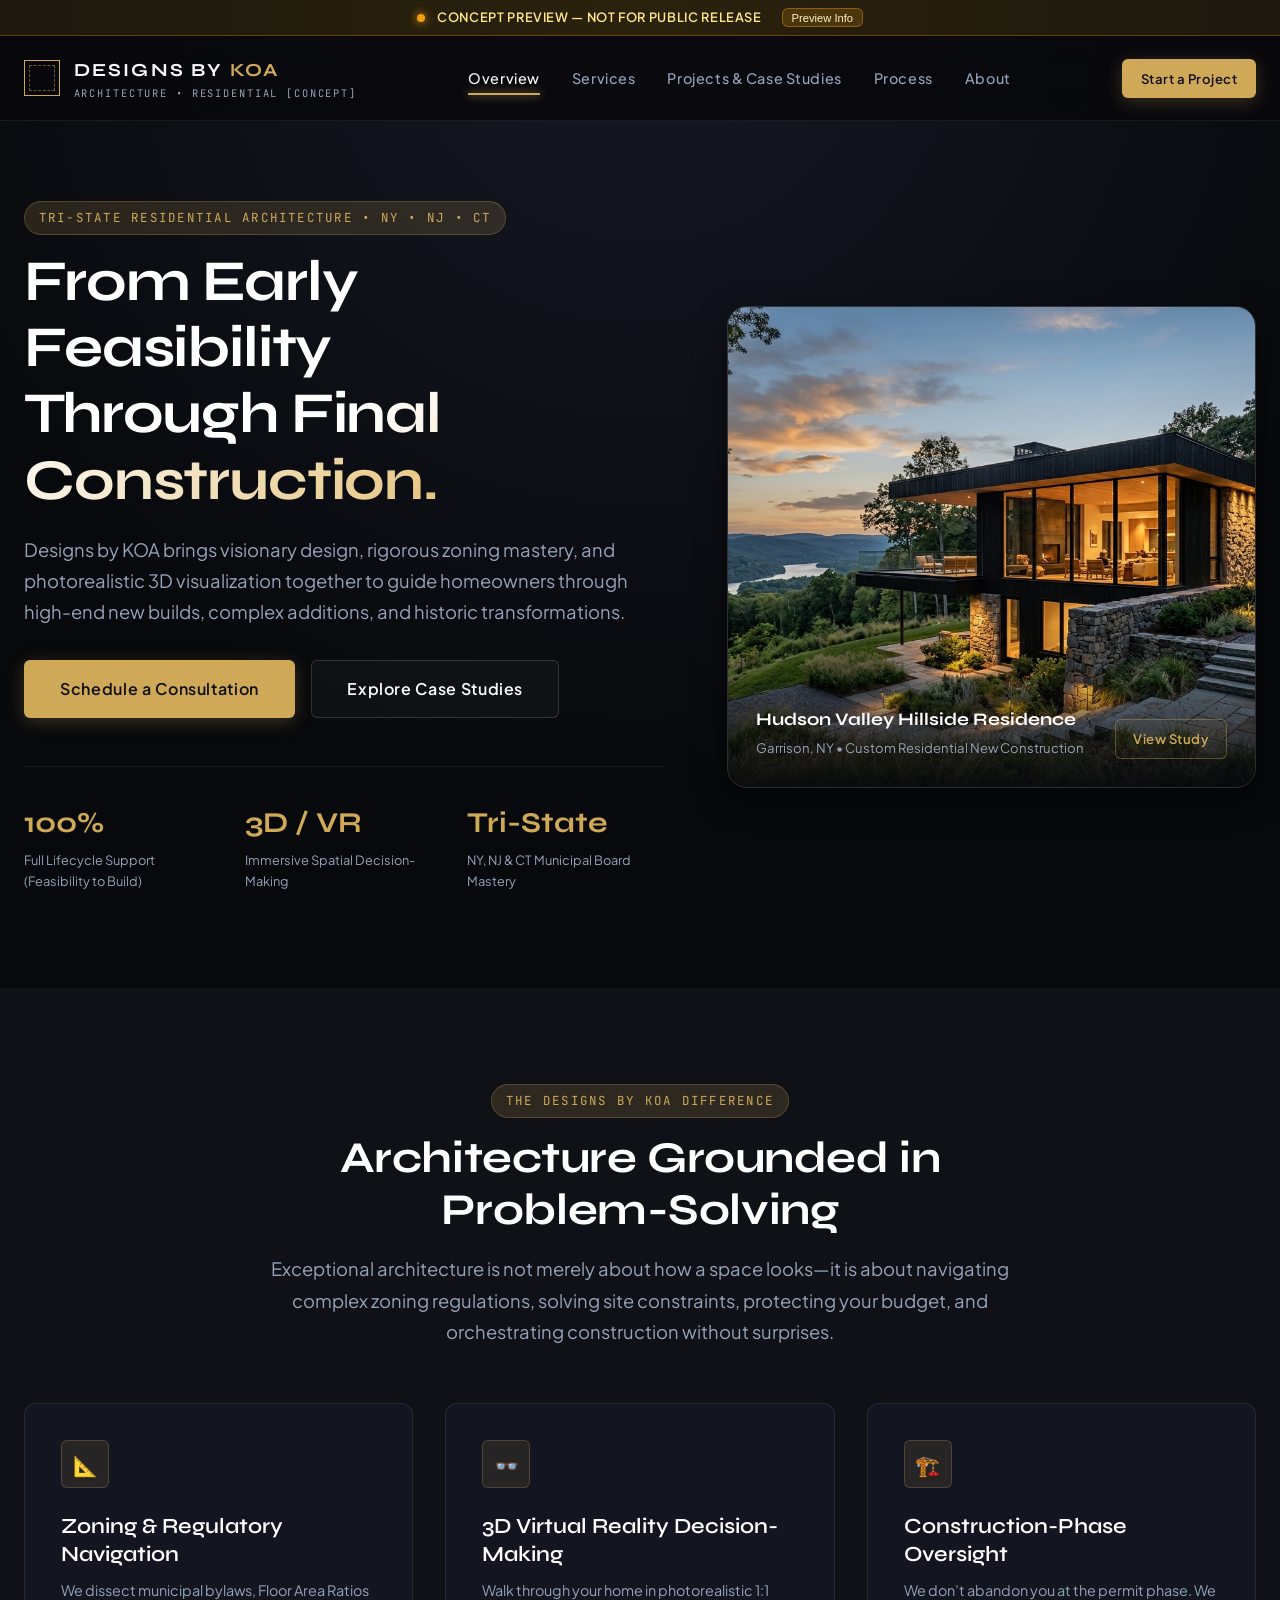
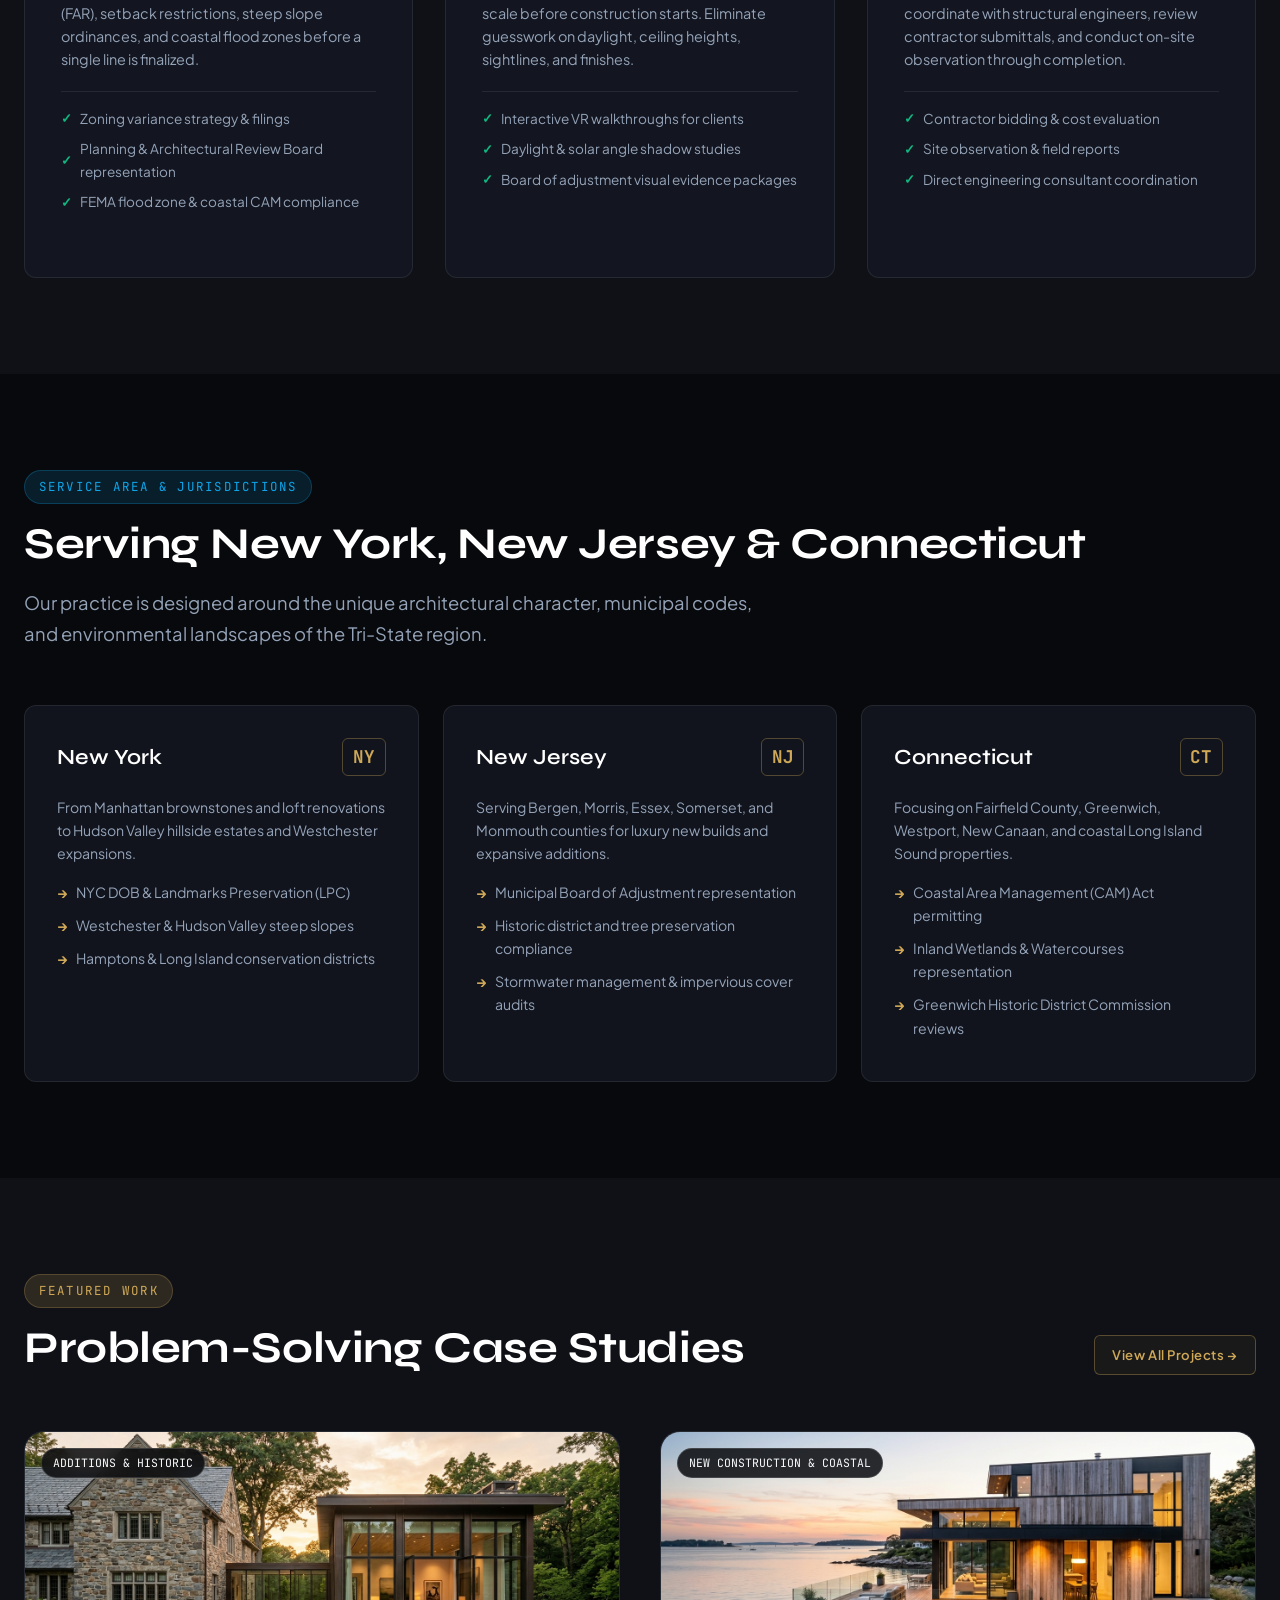
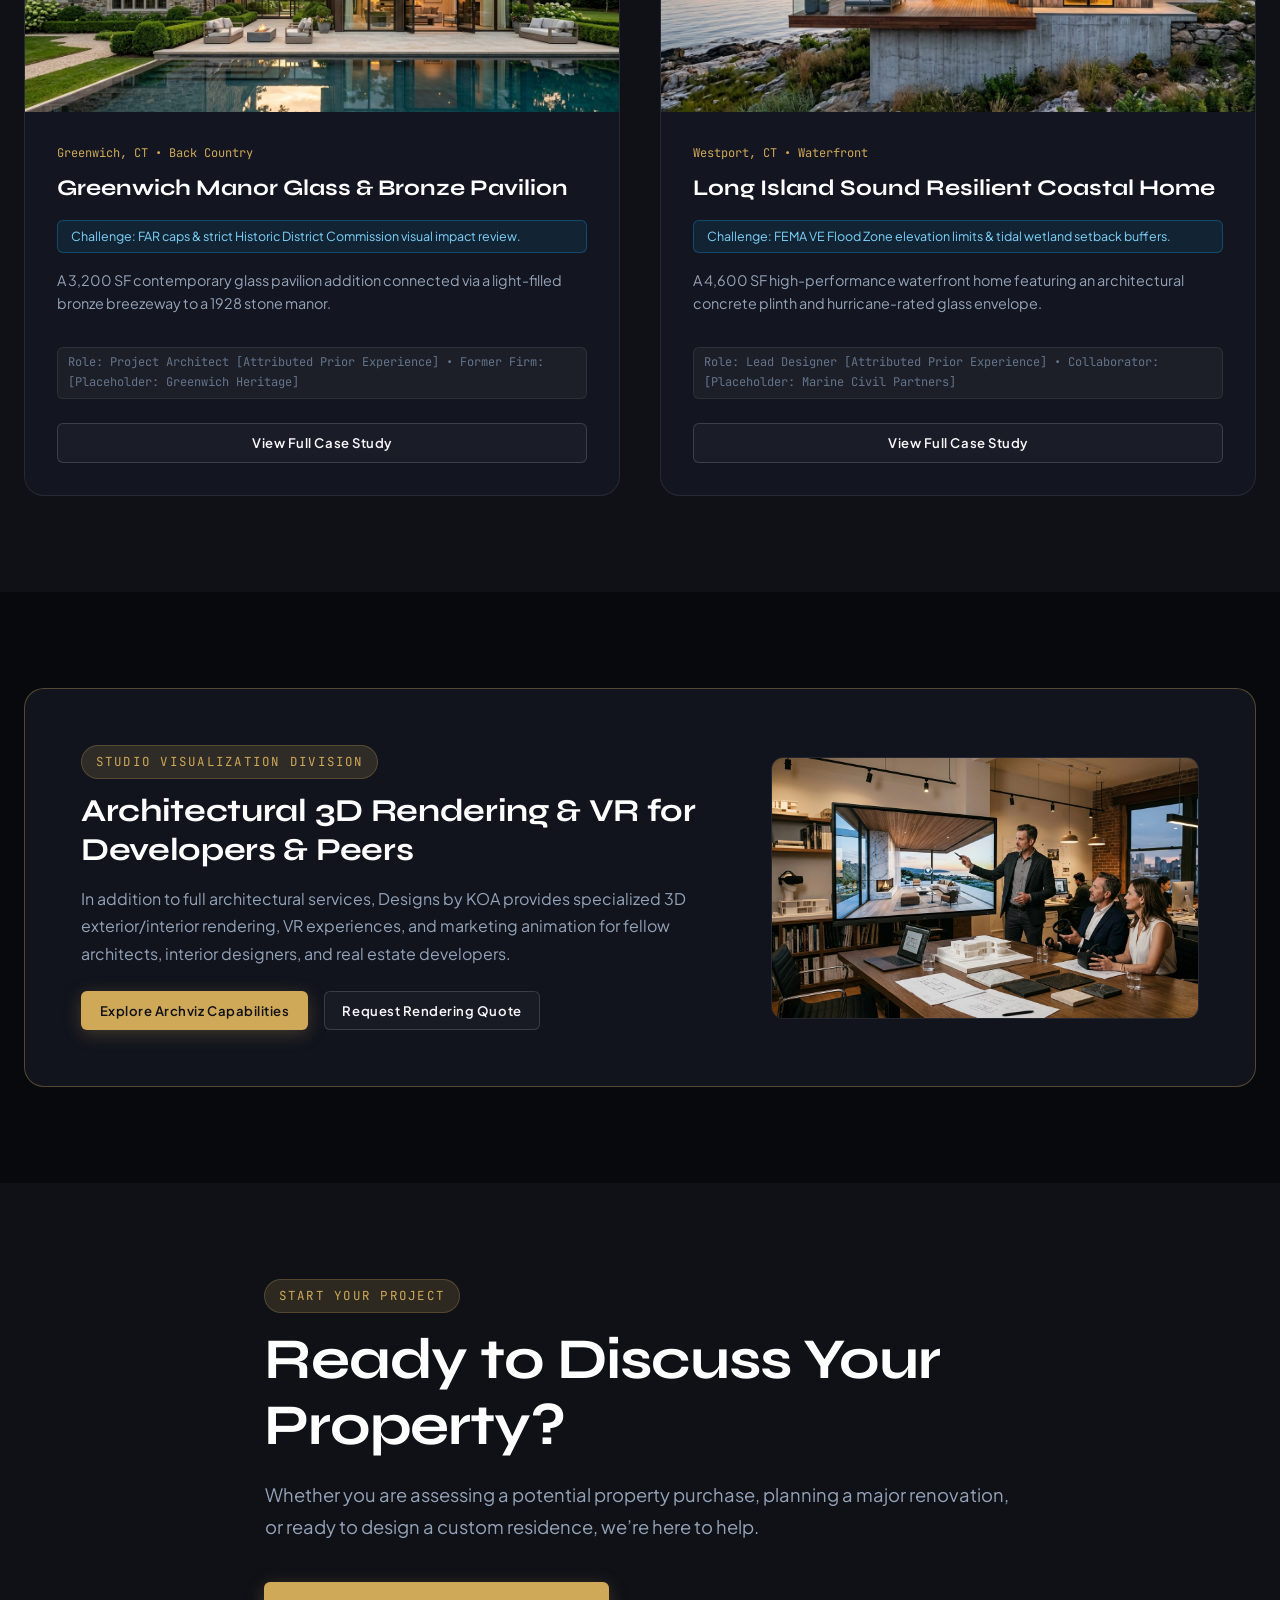
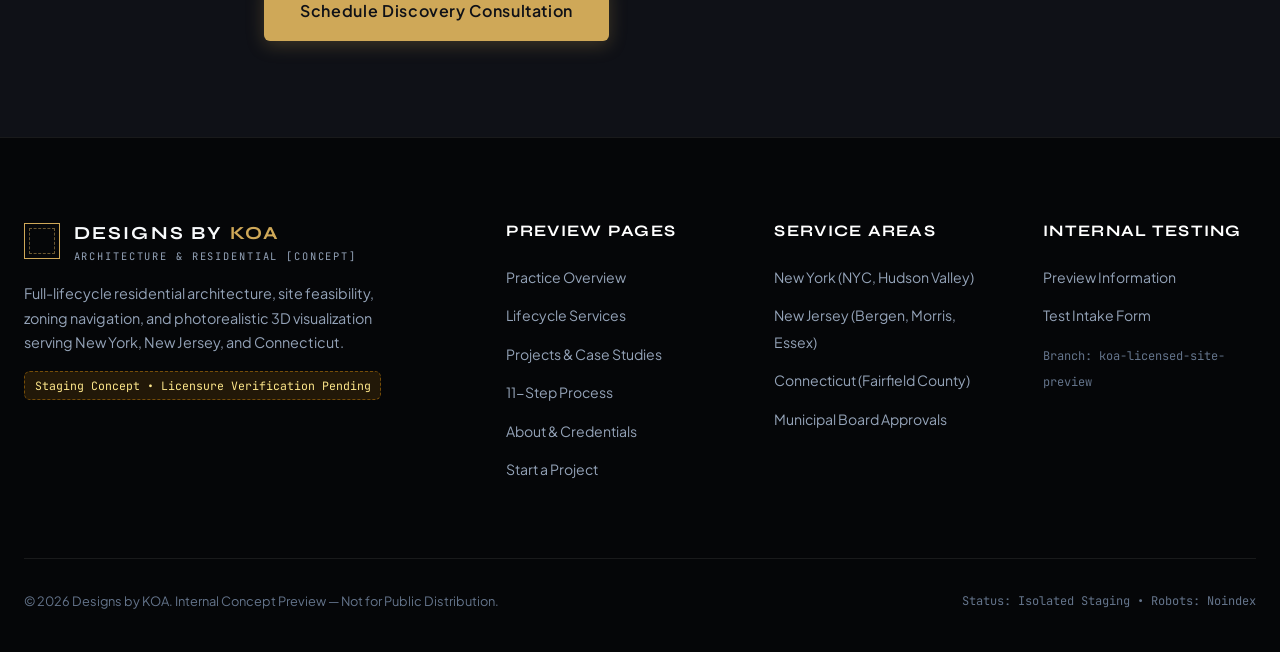
<file: future-preview/index.html>
<!DOCTYPE html>
<html lang="en">
<head>
  <meta charset="UTF-8">
  <meta name="viewport" content="width=device-width, initial-scale=1.0">
  <!-- Privacy & Staging Meta - Strictly Non-Indexed -->
  <meta name="robots" content="noindex, nofollow">
  <title>Designs by KOA | Full-Lifecycle Residential Architecture & Design (NY, NJ, CT)</title>
  <meta name="description" content="Concept Preview: Designs by KOA residential architecture practice serving New York, New Jersey, and Connecticut across feasibility, zoning, design, VR, and construction.">
  
  <link rel="stylesheet" href="css/preview.css">
</head>
<body>

  <!-- =========================================================================
       Preview Top Disclaimer Banner
       ========================================================================= -->
  <div class="preview-banner" id="previewBanner">
    <div class="preview-banner-content">
      <span class="preview-badge-pulse"></span>
      <span>Concept Preview — Not for Public Release</span>
      <button class="preview-banner-info-btn" id="previewInfoBtn">Preview Info</button>
    </div>
  </div>

  <!-- Preview Info Modal -->
  <div class="preview-modal" id="previewInfoModal">
    <div class="preview-modal-content">
      <button class="preview-modal-close" id="previewInfoClose">&times;</button>
      <div class="eyebrow" style="margin-bottom: 0.5rem;">Internal Staging Environment</div>
      <h3 class="title-card" style="font-size: 1.5rem; margin-bottom: 0.75rem;">About This Future Preview</h3>
      <p style="color: var(--text-secondary); font-size: 0.9rem; line-height: 1.6; margin-bottom: 1rem;">
        This isolated preview demonstrates the positioning of <strong>Designs by KOA</strong> as a full-lifecycle residential architecture and design practice following full architectural licensure and firm registrations.
      </p>
      <div style="background: rgba(245, 158, 11, 0.08); border: 1px dashed rgba(245, 158, 11, 0.4); border-radius: var(--radius-sm); padding: 1rem; margin-bottom: 1.25rem;">
        <p style="color: #fde68a; font-size: 0.8rem; line-height: 1.5;">
          <strong>Compliance Notice:</strong> This version is hosted on a separate branch (<code style="color:#fff;">koa-licensed-site-preview</code>) with strict <code style="color:#fff;">noindex, nofollow</code> tags. All unverified credentials, registrations, and prior-firm project credits use clearly designated placeholders. Live HubSpot workflows and production routes remain completely untouched.
        </p>
      </div>
      <button class="btn btn-gold-outline btn-sm" onclick="document.getElementById('previewInfoModal').classList.remove('active');" style="width: 100%;">Understood &amp; Continue Exploring</button>
    </div>
  </div>

  <!-- =========================================================================
       Header & Navigation (Isolated to /future-preview/)
       ========================================================================= -->
  <header class="preview-header" id="previewHeader">
    <div class="preview-nav-container">
      <a href="index.html" class="preview-brand">
        <div class="preview-brand-mark"></div>
        <div class="preview-brand-text">
          <span class="preview-brand-name">DESIGNS BY <span>KOA</span></span>
          <span class="preview-brand-sub">ARCHITECTURE &bull; RESIDENTIAL [CONCEPT]</span>
        </div>
      </a>

      <ul class="preview-nav-menu" id="previewNavMenu">
        <li><a href="index.html" class="preview-nav-link active">Overview</a></li>
        <li><a href="services/index.html" class="preview-nav-link">Services</a></li>
        <li><a href="projects/index.html" class="preview-nav-link">Projects &amp; Case Studies</a></li>
        <li><a href="process/index.html" class="preview-nav-link">Process</a></li>
        <li><a href="about/index.html" class="preview-nav-link">About</a></li>
      </ul>

      <div class="preview-nav-actions">
        <a href="contact/index.html" class="btn btn-primary btn-sm">Start a Project</a>
        <button class="preview-mobile-toggle" id="previewMobileToggle" aria-label="Toggle Navigation">
          <svg width="24" height="24" viewBox="0 0 24 24" fill="none" stroke="currentColor" stroke-width="2"><line x1="3" y1="12" x2="21" y2="12"></line><line x1="3" y1="6" x2="21" y2="6"></line><line x1="3" y1="18" x2="21" y2="18"></line></svg>
        </button>
      </div>
    </div>
  </header>

  <!-- =========================================================================
       Hero Section
       ========================================================================= -->
  <section class="section section-hero">
    <div class="preview-container">
      <div class="hero-grid">
        <div class="hero-content">
          <div class="eyebrow">Tri-State Residential Architecture &bull; NY &bull; NJ &bull; CT</div>
          <h1 class="title-display">
            From Early Feasibility <br>
            <span class="text-gradient">Through Final Construction.</span>
          </h1>
          <p class="lead-text">
            Designs by KOA brings visionary design, rigorous zoning mastery, and photorealistic 3D visualization together to guide homeowners through high-end new builds, complex additions, and historic transformations.
          </p>
          <div style="display: flex; gap: 1rem; flex-wrap: wrap; margin-top: 2rem;">
            <a href="contact/index.html" class="btn btn-primary btn-lg">Schedule a Consultation</a>
            <a href="projects/index.html" class="btn btn-outline btn-lg">Explore Case Studies</a>
          </div>

          <div class="hero-stats">
            <div class="stat-item">
              <span class="stat-number">100%</span>
              <span class="stat-label">Full Lifecycle Support (Feasibility to Build)</span>
            </div>
            <div class="stat-item">
              <span class="stat-number">3D / VR</span>
              <span class="stat-label">Immersive Spatial Decision-Making</span>
            </div>
            <div class="stat-item">
              <span class="stat-number">Tri-State</span>
              <span class="stat-label">NY, NJ &amp; CT Municipal Board Mastery</span>
            </div>
          </div>
        </div>

        <div class="hero-media-wrapper">
          <img src="assets/hudson_valley_estate.jpg" alt="Hudson Valley Hillside Residence" class="hero-img">
          <div class="hero-media-overlay">
            <div class="hero-project-caption">
              <h4>Hudson Valley Hillside Residence</h4>
              <p>Garrison, NY &bull; Custom Residential New Construction</p>
            </div>
            <a href="projects/index.html" class="btn btn-gold-outline btn-sm">View Study</a>
          </div>
        </div>
      </div>
    </div>
  </section>

  <!-- =========================================================================
       Value Proposition: Beyond Aesthetics
       ========================================================================= -->
  <section class="section section-darker">
    <div class="preview-container">
      <div class="section-header text-center">
        <div class="eyebrow">The Designs by KOA Difference</div>
        <h2 class="title-section">Architecture Grounded in Problem-Solving</h2>
        <p class="lead-text" style="margin: 0 auto;">
          Exceptional architecture is not merely about how a space looks—it is about navigating complex zoning regulations, solving site constraints, protecting your budget, and orchestrating construction without surprises.
        </p>
      </div>

      <div class="services-overview-grid">
        <div class="service-card">
          <div class="service-card-icon">📐</div>
          <h3 class="title-card">Zoning &amp; Regulatory Navigation</h3>
          <p style="color: var(--text-secondary); font-size: 0.9rem; line-height: 1.6;">
            We dissect municipal bylaws, Floor Area Ratios (FAR), setback restrictions, steep slope ordinances, and coastal flood zones before a single line is finalized.
          </p>
          <ul class="service-deliverables-list">
            <li>Zoning variance strategy &amp; filings</li>
            <li>Planning &amp; Architectural Review Board representation</li>
            <li>FEMA flood zone &amp; coastal CAM compliance</li>
          </ul>
        </div>

        <div class="service-card">
          <div class="service-card-icon">👓</div>
          <h3 class="title-card">3D Virtual Reality Decision-Making</h3>
          <p style="color: var(--text-secondary); font-size: 0.9rem; line-height: 1.6;">
            Walk through your home in photorealistic 1:1 scale before construction starts. Eliminate guesswork on daylight, ceiling heights, sightlines, and finishes.
          </p>
          <ul class="service-deliverables-list">
            <li>Interactive VR walkthroughs for clients</li>
            <li>Daylight &amp; solar angle shadow studies</li>
            <li>Board of adjustment visual evidence packages</li>
          </ul>
        </div>

        <div class="service-card">
          <div class="service-card-icon">🏗️</div>
          <h3 class="title-card">Construction-Phase Oversight</h3>
          <p style="color: var(--text-secondary); font-size: 0.9rem; line-height: 1.6;">
            We don’t abandon you at the permit phase. We coordinate with structural engineers, review contractor submittals, and conduct on-site observation through completion.
          </p>
          <ul class="service-deliverables-list">
            <li>Contractor bidding &amp; cost evaluation</li>
            <li>Site observation &amp; field reports</li>
            <li>Direct engineering consultant coordination</li>
          </ul>
        </div>
      </div>
    </div>
  </section>

  <!-- =========================================================================
       Tri-State Practice Footprint
       ========================================================================= -->
  <section class="section">
    <div class="preview-container">
      <div class="section-header">
        <div class="eyebrow eyebrow-cyan">Service Area &amp; Jurisdictions</div>
        <h2 class="title-section">Serving New York, New Jersey &amp; Connecticut</h2>
        <p class="lead-text">
          Our practice is designed around the unique architectural character, municipal codes, and environmental landscapes of the Tri-State region.
        </p>
      </div>

      <div class="tri-state-grid">
        <div class="state-card">
          <div class="state-header">
            <h3 class="title-card" style="margin:0;">New York</h3>
            <span class="state-code">NY</span>
          </div>
          <p style="color: var(--text-secondary); font-size: 0.88rem;">
            From Manhattan brownstones and loft renovations to Hudson Valley hillside estates and Westchester expansions.
          </p>
          <ul class="state-features">
            <li>NYC DOB &amp; Landmarks Preservation (LPC)</li>
            <li>Westchester &amp; Hudson Valley steep slopes</li>
            <li>Hamptons &amp; Long Island conservation districts</li>
          </ul>
        </div>

        <div class="state-card">
          <div class="state-header">
            <h3 class="title-card" style="margin:0;">New Jersey</h3>
            <span class="state-code">NJ</span>
          </div>
          <p style="color: var(--text-secondary); font-size: 0.88rem;">
            Serving Bergen, Morris, Essex, Somerset, and Monmouth counties for luxury new builds and expansive additions.
          </p>
          <ul class="state-features">
            <li>Municipal Board of Adjustment representation</li>
            <li>Historic district and tree preservation compliance</li>
            <li>Stormwater management &amp; impervious cover audits</li>
          </ul>
        </div>

        <div class="state-card">
          <div class="state-header">
            <h3 class="title-card" style="margin:0;">Connecticut</h3>
            <span class="state-code">CT</span>
          </div>
          <p style="color: var(--text-secondary); font-size: 0.88rem;">
            Focusing on Fairfield County, Greenwich, Westport, New Canaan, and coastal Long Island Sound properties.
          </p>
          <ul class="state-features">
            <li>Coastal Area Management (CAM) Act permitting</li>
            <li>Inland Wetlands &amp; Watercourses representation</li>
            <li>Greenwich Historic District Commission reviews</li>
          </ul>
        </div>
      </div>
    </div>
  </section>

  <!-- =========================================================================
       Selected Case Studies Spotlight
       ========================================================================= -->
  <section class="section section-darker">
    <div class="preview-container">
      <div style="display: flex; justify-content: space-between; align-items: flex-end; margin-bottom: 3.5rem; flex-wrap: wrap; gap: 1.5rem;">
        <div>
          <div class="eyebrow">Featured Work</div>
          <h2 class="title-section" style="margin-bottom: 0;">Problem-Solving Case Studies</h2>
        </div>
        <a href="projects/index.html" class="btn btn-gold-outline btn-sm">View All Projects &rarr;</a>
      </div>

      <div class="case-studies-grid">
        <!-- Card 1 -->
        <div class="case-study-card">
          <div class="case-study-media">
            <img src="assets/greenwich_estate_addition.jpg" alt="Greenwich Estate Addition" class="case-study-img">
            <span class="case-study-type-badge">Additions &amp; Historic</span>
          </div>
          <div class="case-study-body">
            <div class="case-study-location">Greenwich, CT &bull; Back Country</div>
            <h3 class="case-study-title">Greenwich Manor Glass &amp; Bronze Pavilion</h3>
            <div class="case-study-challenge-pill">
              Challenge: FAR caps &amp; strict Historic District Commission visual impact review.
            </div>
            <p class="case-study-summary">
              A 3,200 SF contemporary glass pavilion addition connected via a light-filled bronze breezeway to a 1928 stone manor.
            </p>
            <div class="prior-firm-credit">
              Role: Project Architect [Attributed Prior Experience] &bull; Former Firm: [Placeholder: Greenwich Heritage]
            </div>
            <div style="margin-top: 1.5rem;">
              <a href="projects/index.html" class="btn btn-outline btn-sm" style="width: 100%;">View Full Case Study</a>
            </div>
          </div>
        </div>

        <!-- Card 2 -->
        <div class="case-study-card">
          <div class="case-study-media">
            <img src="assets/coastal_residence.jpg" alt="Long Island Sound Coastal Residence" class="case-study-img">
            <span class="case-study-type-badge">New Construction &amp; Coastal</span>
          </div>
          <div class="case-study-body">
            <div class="case-study-location">Westport, CT &bull; Waterfront</div>
            <h3 class="case-study-title">Long Island Sound Resilient Coastal Home</h3>
            <div class="case-study-challenge-pill">
              Challenge: FEMA VE Flood Zone elevation limits &amp; tidal wetland setback buffers.
            </div>
            <p class="case-study-summary">
              A 4,600 SF high-performance waterfront home featuring an architectural concrete plinth and hurricane-rated glass envelope.
            </p>
            <div class="prior-firm-credit">
              Role: Lead Designer [Attributed Prior Experience] &bull; Collaborator: [Placeholder: Marine Civil Partners]
            </div>
            <div style="margin-top: 1.5rem;">
              <a href="projects/index.html" class="btn btn-outline btn-sm" style="width: 100%;">View Full Case Study</a>
            </div>
          </div>
        </div>
      </div>
    </div>
  </section>

  <!-- =========================================================================
       Secondary Entry: Standalone Archviz Services
       ========================================================================= -->
  <section class="section">
    <div class="preview-container">
      <div style="background: var(--bg-card); border: 1px solid var(--border-gold); border-radius: var(--radius-lg); padding: 3.5rem; display: grid; grid-template-columns: 1.2fr 0.8fr; gap: 3rem; align-items: center;">
        <div>
          <span class="eyebrow">Studio Visualization Division</span>
          <h3 class="title-section" style="font-size: 2rem;">Architectural 3D Rendering &amp; VR for Developers &amp; Peers</h3>
          <p style="color: var(--text-secondary); line-height: 1.7; margin-bottom: 1.5rem;">
            In addition to full architectural services, Designs by KOA provides specialized 3D exterior/interior rendering, VR experiences, and marketing animation for fellow architects, interior designers, and real estate developers.
          </p>
          <div style="display: flex; gap: 1rem; flex-wrap: wrap;">
            <a href="services/index.html#visualization" class="btn btn-primary btn-sm">Explore Archviz Capabilities</a>
            <a href="contact/index.html?service=archviz" class="btn btn-outline btn-sm">Request Rendering Quote</a>
          </div>
        </div>
        <div style="border-radius: var(--radius-md); overflow: hidden; border: 1px solid var(--border-subtle);">
          <img src="assets/vr_experience.jpg" alt="VR Design Experience" style="width: 100%; height: 260px; object-fit: cover; display: block;">
        </div>
      </div>
    </div>
  </section>

  <!-- =========================================================================
       Consultation CTA
       ========================================================================= -->
  <section class="section section-darker text-center">
    <div class="preview-container" style="max-width: 800px;">
      <div class="eyebrow">Start Your Project</div>
      <h2 class="title-display">Ready to Discuss Your Property?</h2>
      <p class="lead-text" style="margin: 0 auto 2.5rem auto;">
        Whether you are assessing a potential property purchase, planning a major renovation, or ready to design a custom residence, we’re here to help.
      </p>
      <a href="contact/index.html" class="btn btn-primary btn-lg">Schedule Discovery Consultation</a>
    </div>
  </section>

  <!-- =========================================================================
       Footer (Preview Isolated)
       ========================================================================= -->
  <footer class="preview-footer">
    <div class="preview-container">
      <div class="footer-grid">
        <div class="footer-brand">
          <div class="preview-brand">
            <div class="preview-brand-mark"></div>
            <div class="preview-brand-text">
              <span class="preview-brand-name">DESIGNS BY <span>KOA</span></span>
              <span class="preview-brand-sub">ARCHITECTURE &amp; RESIDENTIAL [CONCEPT]</span>
            </div>
          </div>
          <p>
            Full-lifecycle residential architecture, site feasibility, zoning navigation, and photorealistic 3D visualization serving New York, New Jersey, and Connecticut.
          </p>
          <div style="margin-top: 1rem;">
            <span class="compliance-tag">Staging Concept &bull; Licensure Verification Pending</span>
          </div>
        </div>

        <div>
          <h4 class="footer-heading">Preview Pages</h4>
          <ul class="footer-links">
            <li><a href="index.html">Practice Overview</a></li>
            <li><a href="services/index.html">Lifecycle Services</a></li>
            <li><a href="projects/index.html">Projects &amp; Case Studies</a></li>
            <li><a href="process/index.html">11-Step Process</a></li>
            <li><a href="about/index.html">About &amp; Credentials</a></li>
            <li><a href="contact/index.html">Start a Project</a></li>
          </ul>
        </div>

        <div>
          <h4 class="footer-heading">Service Areas</h4>
          <ul class="footer-links">
            <li><a href="services/index.html#ny">New York (NYC, Hudson Valley)</a></li>
            <li><a href="services/index.html#nj">New Jersey (Bergen, Morris, Essex)</a></li>
            <li><a href="services/index.html#ct">Connecticut (Fairfield County)</a></li>
            <li><a href="services/index.html#approvals">Municipal Board Approvals</a></li>
          </ul>
        </div>

        <div>
          <h4 class="footer-heading">Internal Testing</h4>
          <ul class="footer-links">
            <li><a href="#" id="footerPreviewInfoLink" onclick="document.getElementById('previewInfoModal').classList.add('active'); return false;">Preview Information</a></li>
            <li><a href="contact/index.html">Test Intake Form</a></li>
            <li><span style="font-family: var(--font-mono); font-size: 0.75rem; color: var(--text-muted);">Branch: koa-licensed-site-preview</span></li>
          </ul>
        </div>
      </div>

      <div class="footer-bottom">
        <div>&copy; 2026 Designs by KOA. Internal Concept Preview — Not for Public Distribution.</div>
        <div style="font-family: var(--font-mono); font-size: 0.75rem;">Status: Isolated Staging &bull; Robots: Noindex</div>
      </div>
    </div>
  </footer>

  <script src="js/preview.js"></script>
</body>
</html>
</file>
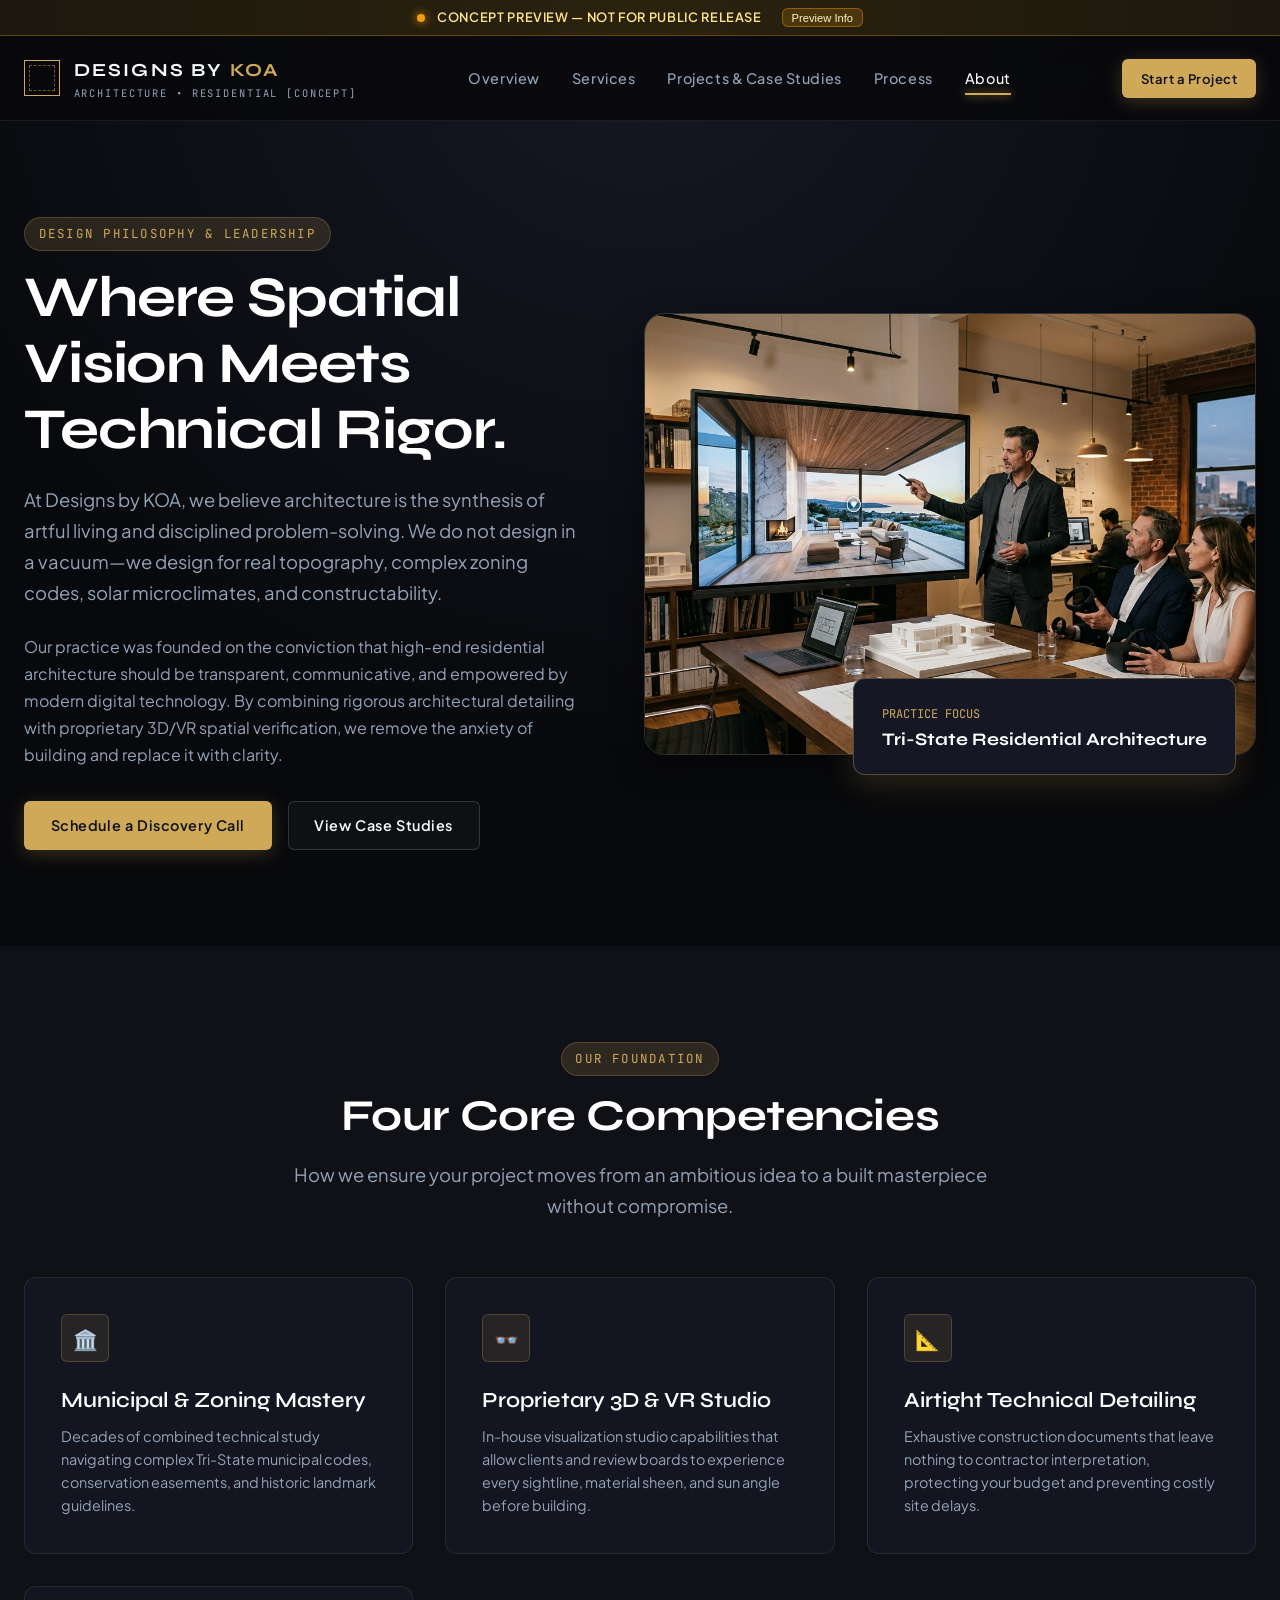
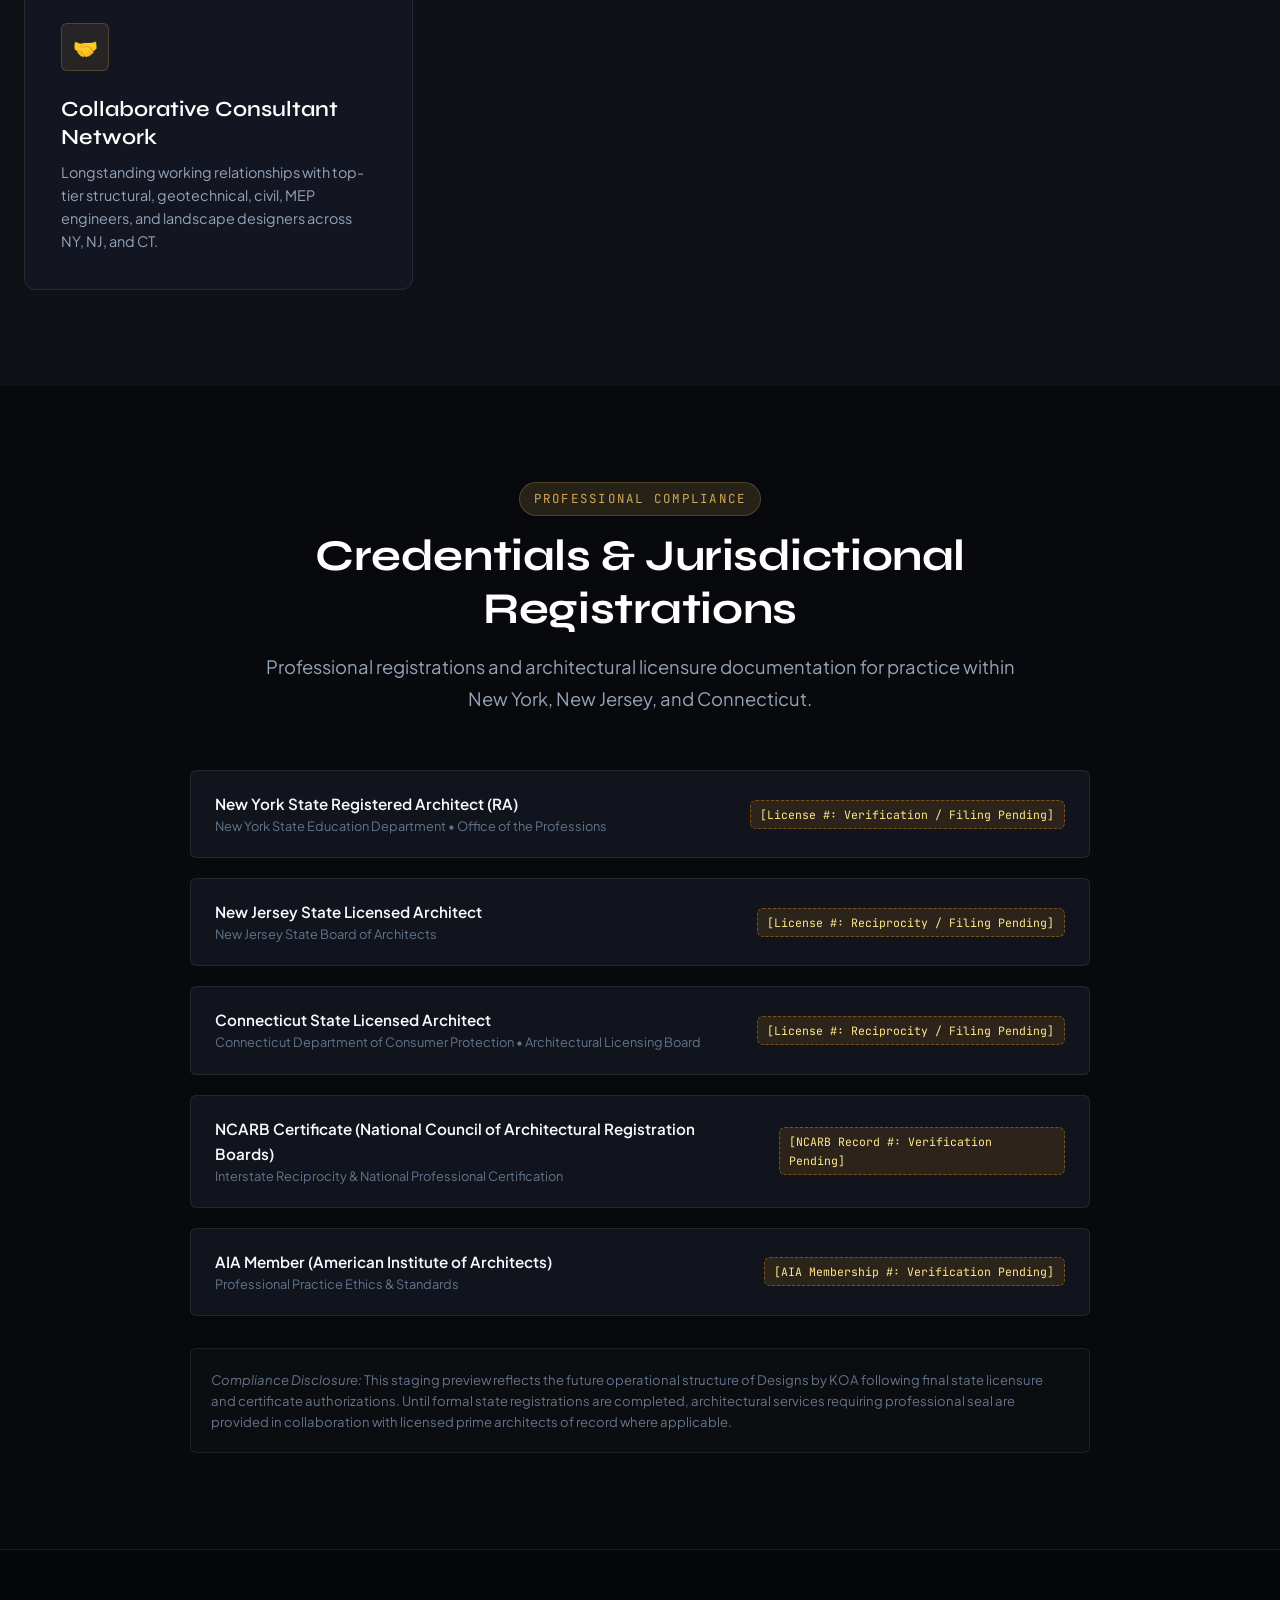
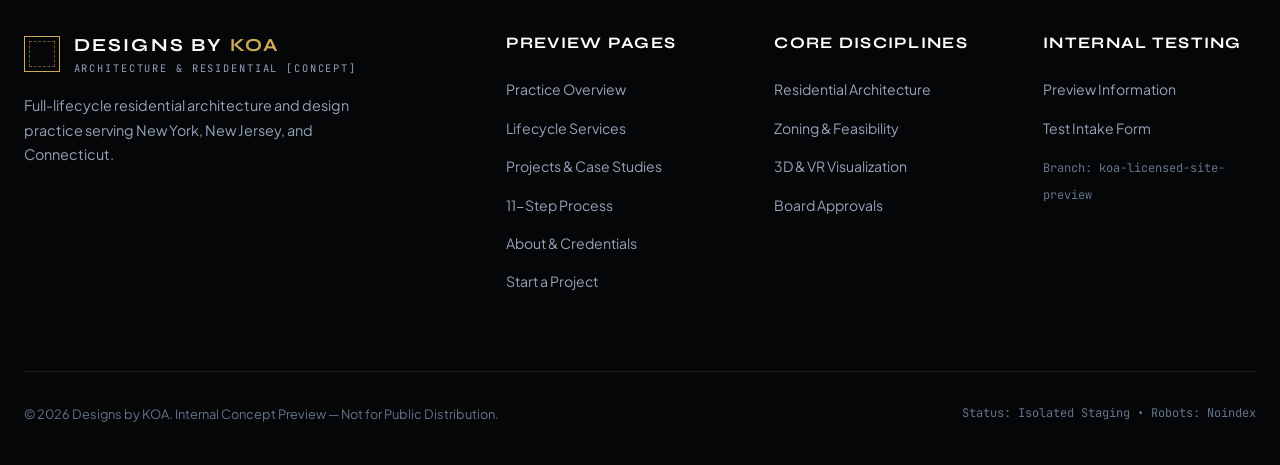
<file: future-preview/about/index.html>
<!DOCTYPE html>
<html lang="en">
<head>
  <meta charset="UTF-8">
  <meta name="viewport" content="width=device-width, initial-scale=1.0">
  <!-- Privacy & Staging Meta - Strictly Non-Indexed -->
  <meta name="robots" content="noindex, nofollow">
  <title>About &amp; Credentials | Designs by KOA</title>
  <meta name="description" content="Concept Preview: Practice philosophy, problem-solving approach, municipal board experience, and credentials for Designs by KOA.">
  
  <link rel="stylesheet" href="../css/preview.css">
</head>
<body>

  <!-- =========================================================================
       Preview Top Disclaimer Banner
       ========================================================================= -->
  <div class="preview-banner" id="previewBanner">
    <div class="preview-banner-content">
      <span class="preview-badge-pulse"></span>
      <span>Concept Preview — Not for Public Release</span>
      <button class="preview-banner-info-btn" id="previewInfoBtn">Preview Info</button>
    </div>
  </div>

  <!-- Preview Info Modal -->
  <div class="preview-modal" id="previewInfoModal">
    <div class="preview-modal-content">
      <button class="preview-modal-close" id="previewInfoClose">&times;</button>
      <div class="eyebrow" style="margin-bottom: 0.5rem;">Internal Staging Environment</div>
      <h3 class="title-card" style="font-size: 1.5rem; margin-bottom: 0.75rem;">About This Future Preview</h3>
      <p style="color: var(--text-secondary); font-size: 0.9rem; line-height: 1.6; margin-bottom: 1rem;">
        This page establishes the practice biography, design philosophy, and verified credentials placeholder structure.
      </p>
      <div style="background: rgba(245, 158, 11, 0.08); border: 1px dashed rgba(245, 158, 11, 0.4); border-radius: var(--radius-sm); padding: 1rem; margin-bottom: 1.25rem;">
        <p style="color: #fde68a; font-size: 0.8rem; line-height: 1.5;">
          <strong>Compliance Notice:</strong> State license numbers, registration entities, and professional credentials use strict bracketed placeholders until formal licensure filings are completed.
        </p>
      </div>
      <button class="btn btn-gold-outline btn-sm" onclick="document.getElementById('previewInfoModal').classList.remove('active');" style="width: 100%;">Understood &amp; Continue</button>
    </div>
  </div>

  <!-- =========================================================================
       Header & Navigation (Isolated to /future-preview/)
       ========================================================================= -->
  <header class="preview-header" id="previewHeader">
    <div class="preview-nav-container">
      <a href="../index.html" class="preview-brand">
        <div class="preview-brand-mark"></div>
        <div class="preview-brand-text">
          <span class="preview-brand-name">DESIGNS BY <span>KOA</span></span>
          <span class="preview-brand-sub">ARCHITECTURE &bull; RESIDENTIAL [CONCEPT]</span>
        </div>
      </a>

      <ul class="preview-nav-menu" id="previewNavMenu">
        <li><a href="../index.html" class="preview-nav-link">Overview</a></li>
        <li><a href="../services/index.html" class="preview-nav-link">Services</a></li>
        <li><a href="../projects/index.html" class="preview-nav-link">Projects &amp; Case Studies</a></li>
        <li><a href="../process/index.html" class="preview-nav-link">Process</a></li>
        <li><a href="index.html" class="preview-nav-link active">About</a></li>
      </ul>

      <div class="preview-nav-actions">
        <a href="../contact/index.html" class="btn btn-primary btn-sm">Start a Project</a>
        <button class="preview-mobile-toggle" id="previewMobileToggle" aria-label="Toggle Navigation">
          <svg width="24" height="24" viewBox="0 0 24 24" fill="none" stroke="currentColor" stroke-width="2"><line x1="3" y1="12" x2="21" y2="12"></line><line x1="3" y1="6" x2="21" y2="6"></line><line x1="3" y1="18" x2="21" y2="18"></line></svg>
        </button>
      </div>
    </div>
  </header>

  <!-- =========================================================================
       About Hero & Philosophy
       ========================================================================= -->
  <section class="section">
    <div class="preview-container">
      <div class="about-grid">
        <div>
          <div class="eyebrow">Design Philosophy &amp; Leadership</div>
          <h1 class="title-display">Where Spatial Vision Meets Technical Rigor.</h1>
          <p class="lead-text" style="margin-bottom: 1.5rem;">
            At Designs by KOA, we believe architecture is the synthesis of artful living and disciplined problem-solving. We do not design in a vacuum—we design for real topography, complex zoning codes, solar microclimates, and constructability.
          </p>
          <p style="color: var(--text-secondary); line-height: 1.7; margin-bottom: 2rem;">
            Our practice was founded on the conviction that high-end residential architecture should be transparent, communicative, and empowered by modern digital technology. By combining rigorous architectural detailing with proprietary 3D/VR spatial verification, we remove the anxiety of building and replace it with clarity.
          </p>

          <div style="display: flex; gap: 1rem; flex-wrap: wrap;">
            <a href="../contact/index.html" class="btn btn-primary btn-md">Schedule a Discovery Call</a>
            <a href="../projects/index.html" class="btn btn-outline btn-md">View Case Studies</a>
          </div>
        </div>

        <div style="position: relative;">
          <div style="border-radius: var(--radius-lg); overflow: hidden; border: 1px solid var(--border-medium); box-shadow: var(--shadow-card);">
            <img src="../assets/vr_experience.jpg" alt="Designs by KOA Studio Philosophy" style="width: 100%; height: 440px; object-fit: cover; display: block;">
          </div>
          <div style="position: absolute; bottom: -20px; right: 20px; background: var(--bg-card-solid); border: 1px solid var(--border-gold); padding: 1.25rem 1.75rem; border-radius: var(--radius-md); box-shadow: var(--shadow-gold);">
            <span style="font-family: var(--font-mono); font-size: 0.75rem; color: var(--accent-gold); text-transform: uppercase;">Practice Focus</span>
            <h4 style="font-family: var(--font-display); font-size: 1.1rem; color: #fff;">Tri-State Residential Architecture</h4>
          </div>
        </div>
      </div>
    </div>
  </section>

  <!-- =========================================================================
       Technical Pillars
       ========================================================================= -->
  <section class="section section-darker">
    <div class="preview-container">
      <div class="section-header text-center">
        <div class="eyebrow">Our Foundation</div>
        <h2 class="title-section">Four Core Competencies</h2>
        <p class="lead-text" style="margin: 0 auto;">
          How we ensure your project moves from an ambitious idea to a built masterpiece without compromise.
        </p>
      </div>

      <div class="services-overview-grid">
        <div class="service-card">
          <div class="service-card-icon">🏛️</div>
          <h3 class="title-card">Municipal &amp; Zoning Mastery</h3>
          <p style="color: var(--text-secondary); font-size: 0.9rem; line-height: 1.6;">
            Decades of combined technical study navigating complex Tri-State municipal codes, conservation easements, and historic landmark guidelines.
          </p>
        </div>

        <div class="service-card">
          <div class="service-card-icon">👓</div>
          <h3 class="title-card">Proprietary 3D &amp; VR Studio</h3>
          <p style="color: var(--text-secondary); font-size: 0.9rem; line-height: 1.6;">
            In-house visualization studio capabilities that allow clients and review boards to experience every sightline, material sheen, and sun angle before building.
          </p>
        </div>

        <div class="service-card">
          <div class="service-card-icon">📐</div>
          <h3 class="title-card">Airtight Technical Detailing</h3>
          <p style="color: var(--text-secondary); font-size: 0.9rem; line-height: 1.6;">
            Exhaustive construction documents that leave nothing to contractor interpretation, protecting your budget and preventing costly site delays.
          </p>
        </div>

        <div class="service-card">
          <div class="service-card-icon">🤝</div>
          <h3 class="title-card">Collaborative Consultant Network</h3>
          <p style="color: var(--text-secondary); font-size: 0.9rem; line-height: 1.6;">
            Longstanding working relationships with top-tier structural, geotechnical, civil, MEP engineers, and landscape designers across NY, NJ, and CT.
          </p>
        </div>
      </div>
    </div>
  </section>

  <!-- =========================================================================
       Credentials & Licensing Registry Structure
       ========================================================================= -->
  <section class="section">
    <div class="preview-container">
      <div style="max-width: 900px; margin: 0 auto;">
        <div class="section-header text-center">
          <div class="eyebrow">Professional Compliance</div>
          <h2 class="title-section">Credentials &amp; Jurisdictional Registrations</h2>
          <p class="lead-text" style="margin: 0 auto;">
            Professional registrations and architectural licensure documentation for practice within New York, New Jersey, and Connecticut.
          </p>
        </div>

        <div class="credentials-list">
          <div class="credential-item">
            <div>
              <div class="credential-name">New York State Registered Architect (RA)</div>
              <div class="credential-jurisdiction">New York State Education Department &bull; Office of the Professions</div>
            </div>
            <span class="compliance-tag">[License #: Verification / Filing Pending]</span>
          </div>

          <div class="credential-item">
            <div>
              <div class="credential-name">New Jersey State Licensed Architect</div>
              <div class="credential-jurisdiction">New Jersey State Board of Architects</div>
            </div>
            <span class="compliance-tag">[License #: Reciprocity / Filing Pending]</span>
          </div>

          <div class="credential-item">
            <div>
              <div class="credential-name">Connecticut State Licensed Architect</div>
              <div class="credential-jurisdiction">Connecticut Department of Consumer Protection &bull; Architectural Licensing Board</div>
            </div>
            <span class="compliance-tag">[License #: Reciprocity / Filing Pending]</span>
          </div>

          <div class="credential-item">
            <div>
              <div class="credential-name">NCARB Certificate (National Council of Architectural Registration Boards)</div>
              <div class="credential-jurisdiction">Interstate Reciprocity &amp; National Professional Certification</div>
            </div>
            <span class="compliance-tag">[NCARB Record #: Verification Pending]</span>
          </div>

          <div class="credential-item">
            <div>
              <div class="credential-name">AIA Member (American Institute of Architects)</div>
              <div class="credential-jurisdiction">Professional Practice Ethics &amp; Standards</div>
            </div>
            <span class="compliance-tag">[AIA Membership #: Verification Pending]</span>
          </div>
        </div>

        <div style="margin-top: 2rem; padding: 1.25rem; background: rgba(255,255,255,0.02); border: 1px solid var(--border-subtle); border-radius: var(--radius-sm); font-size: 0.82rem; color: var(--text-muted); line-height: 1.6;">
          <p>
            <em>Compliance Disclosure:</em> This staging preview reflects the future operational structure of Designs by KOA following final state licensure and certificate authorizations. Until formal state registrations are completed, architectural services requiring professional seal are provided in collaboration with licensed prime architects of record where applicable.
          </p>
        </div>
      </div>
    </div>
  </section>

  <!-- =========================================================================
       Footer (Preview Isolated)
       ========================================================================= -->
  <footer class="preview-footer">
    <div class="preview-container">
      <div class="footer-grid">
        <div class="footer-brand">
          <div class="preview-brand">
            <div class="preview-brand-mark"></div>
            <div class="preview-brand-text">
              <span class="preview-brand-name">DESIGNS BY <span>KOA</span></span>
              <span class="preview-brand-sub">ARCHITECTURE &amp; RESIDENTIAL [CONCEPT]</span>
            </div>
          </div>
          <p>Full-lifecycle residential architecture and design practice serving New York, New Jersey, and Connecticut.</p>
        </div>

        <div>
          <h4 class="footer-heading">Preview Pages</h4>
          <ul class="footer-links">
            <li><a href="../index.html">Practice Overview</a></li>
            <li><a href="../services/index.html">Lifecycle Services</a></li>
            <li><a href="../projects/index.html">Projects &amp; Case Studies</a></li>
            <li><a href="../process/index.html">11-Step Process</a></li>
            <li><a href="index.html">About &amp; Credentials</a></li>
            <li><a href="../contact/index.html">Start a Project</a></li>
          </ul>
        </div>

        <div>
          <h4 class="footer-heading">Core Disciplines</h4>
          <ul class="footer-links">
            <li><a href="../services/index.html#residential-design">Residential Architecture</a></li>
            <li><a href="../services/index.html#feasibility">Zoning &amp; Feasibility</a></li>
            <li><a href="../services/index.html#visualization">3D &amp; VR Visualization</a></li>
            <li><a href="../services/index.html#approvals">Board Approvals</a></li>
          </ul>
        </div>

        <div>
          <h4 class="footer-heading">Internal Testing</h4>
          <ul class="footer-links">
            <li><a href="#" onclick="document.getElementById('previewInfoModal').classList.add('active'); return false;">Preview Information</a></li>
            <li><a href="../contact/index.html">Test Intake Form</a></li>
            <li><span style="font-family: var(--font-mono); font-size: 0.75rem; color: var(--text-muted);">Branch: koa-licensed-site-preview</span></li>
          </ul>
        </div>
      </div>

      <div class="footer-bottom">
        <div>&copy; 2026 Designs by KOA. Internal Concept Preview — Not for Public Distribution.</div>
        <div style="font-family: var(--font-mono); font-size: 0.75rem;">Status: Isolated Staging &bull; Robots: Noindex</div>
      </div>
    </div>
  </footer>

  <script src="../js/preview.js"></script>
</body>
</html>
</file>
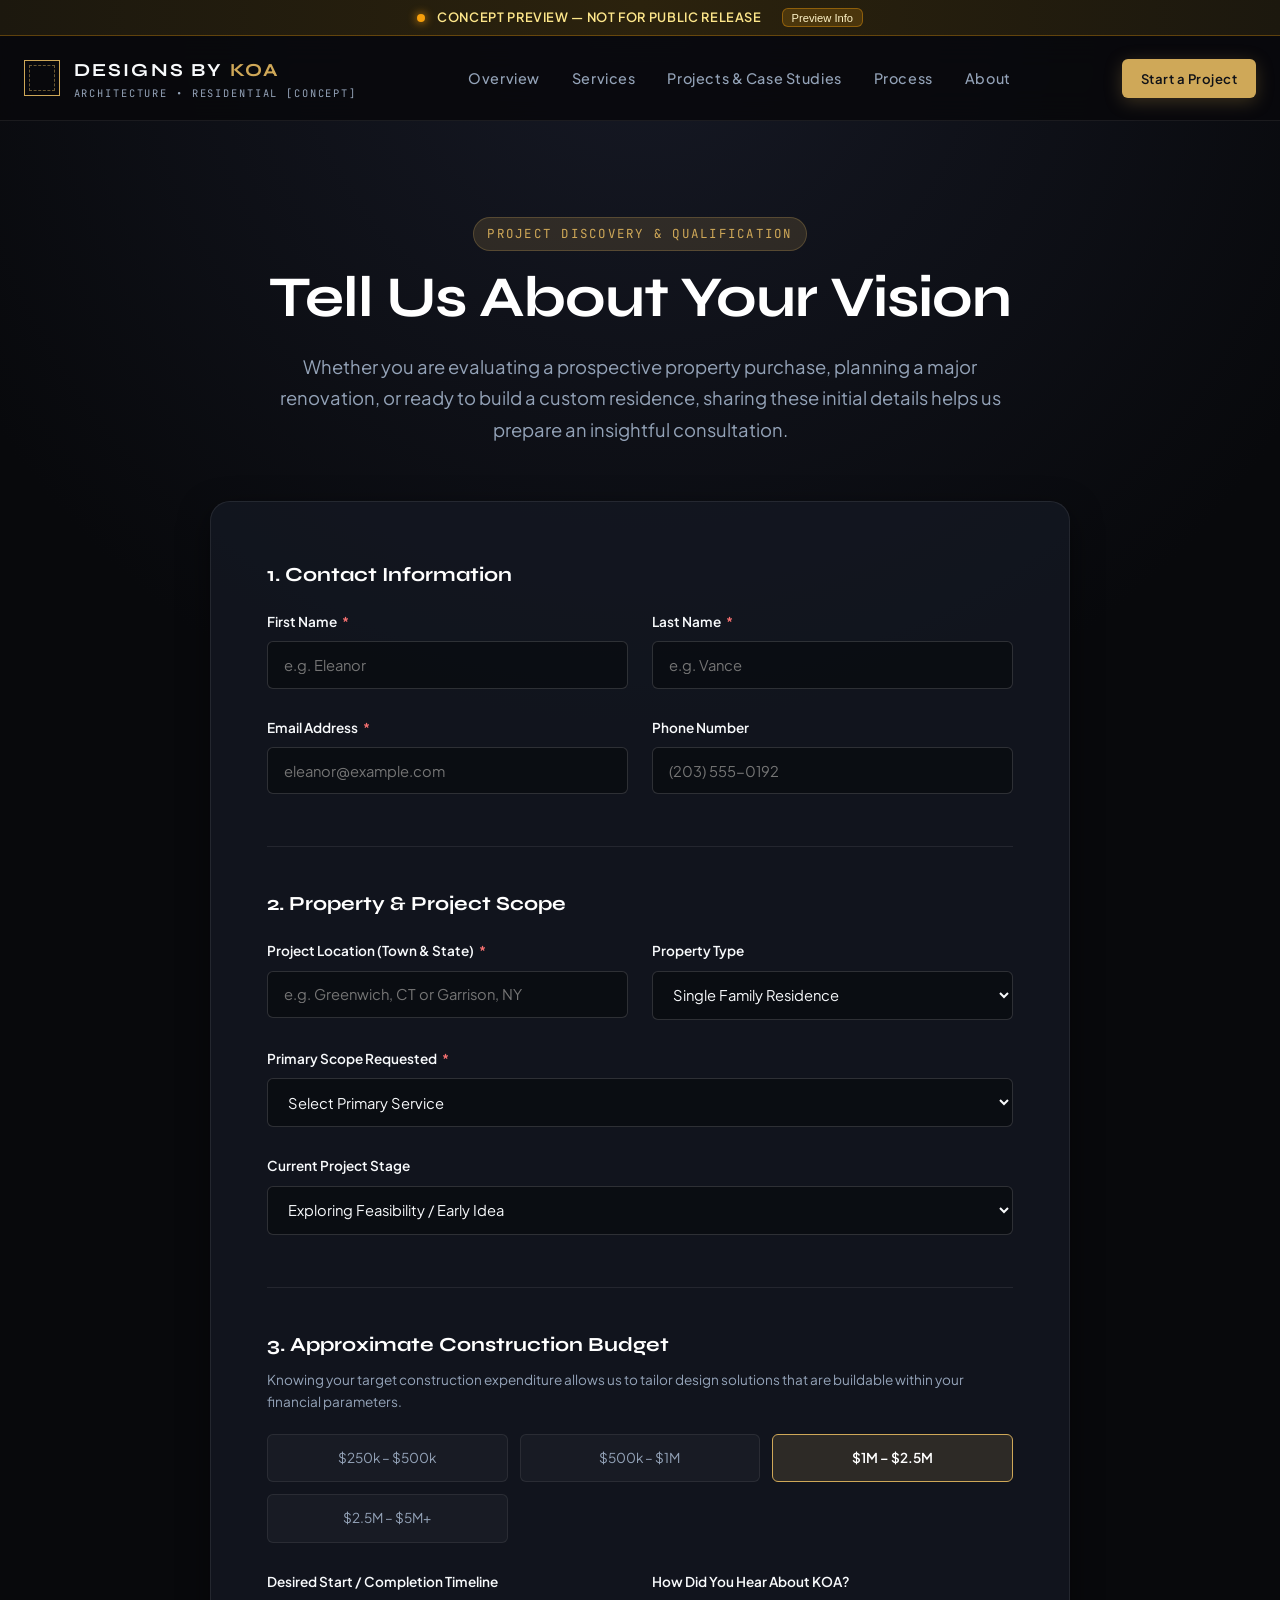
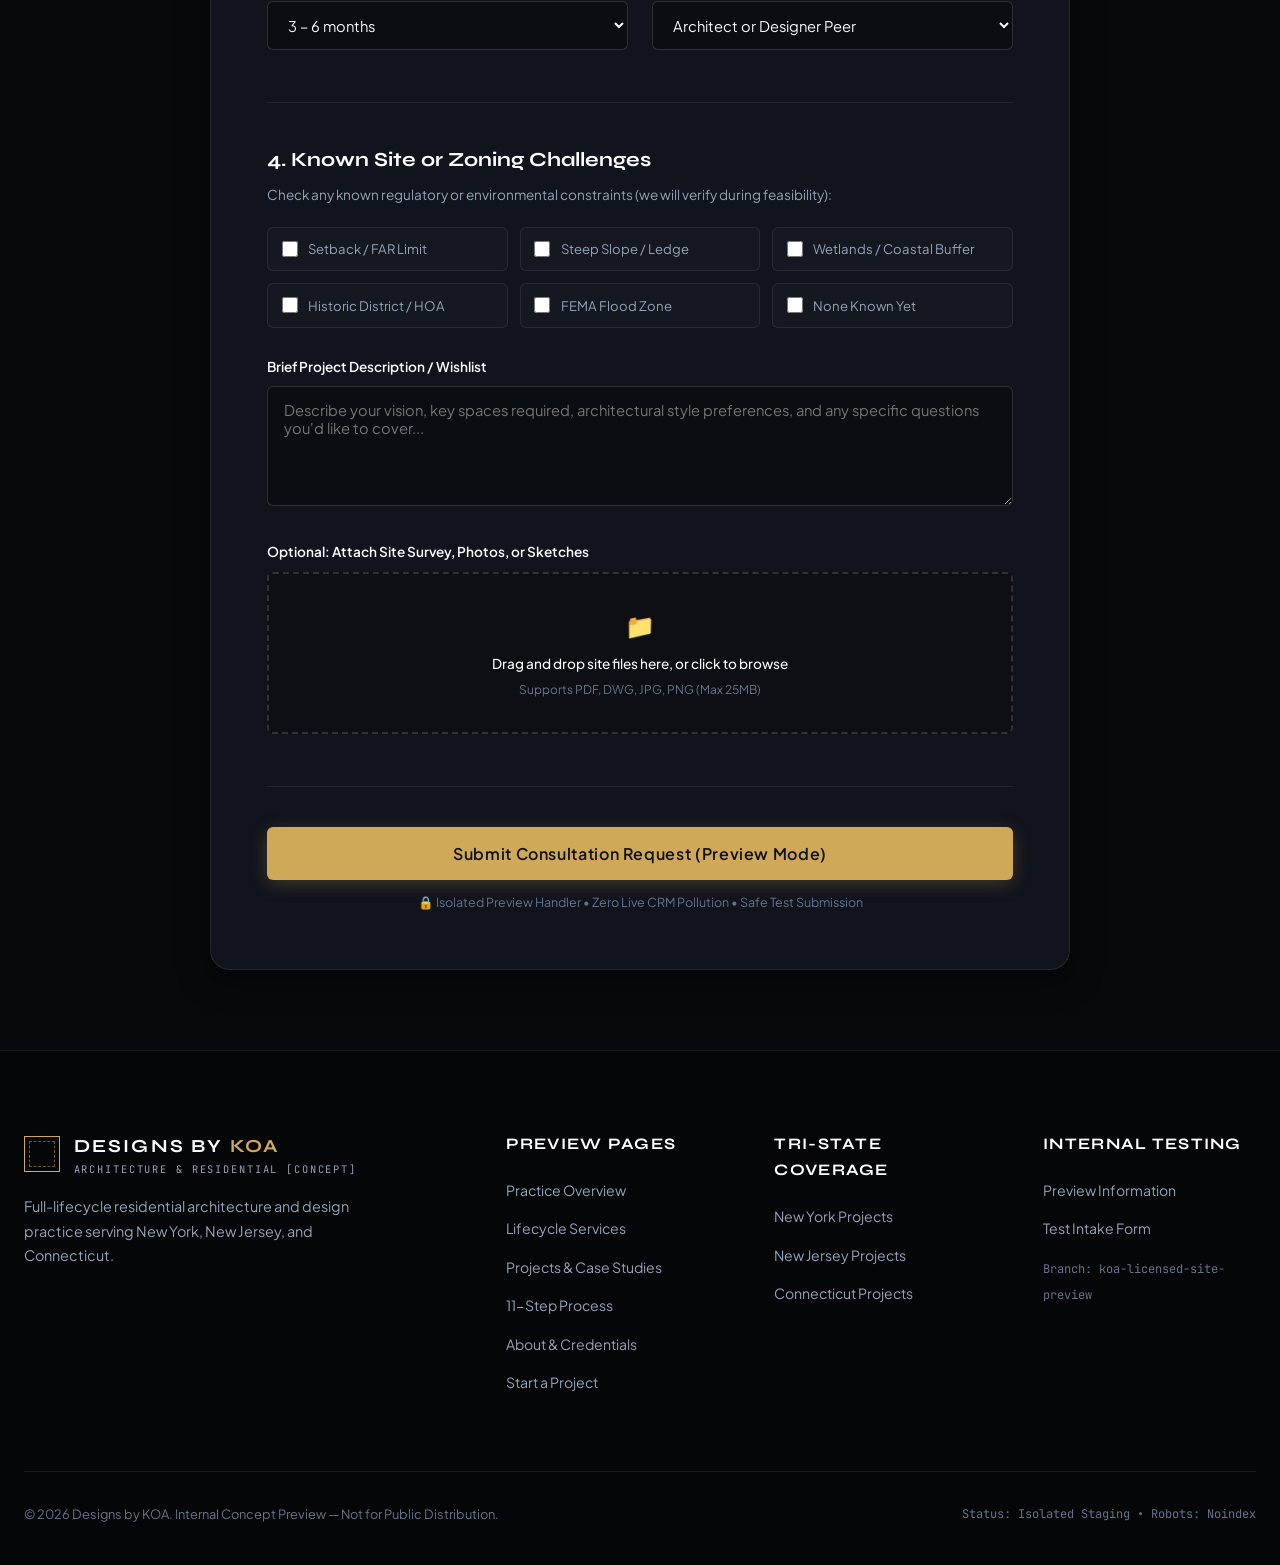
<file: future-preview/contact/index.html>
<!DOCTYPE html>
<html lang="en">
<head>
  <meta charset="UTF-8">
  <meta name="viewport" content="width=device-width, initial-scale=1.0">
  <!-- Privacy & Staging Meta - Strictly Non-Indexed -->
  <meta name="robots" content="noindex, nofollow">
  <title>Start a Project &amp; Consultation Intake | Designs by KOA</title>
  <meta name="description" content="Concept Preview: Client consultation intake form for custom residential architecture, additions, zoning assessments, and 3D visualization.">
  
  <link rel="stylesheet" href="../css/preview.css">
</head>
<body>

  <!-- =========================================================================
       Preview Top Disclaimer Banner
       ========================================================================= -->
  <div class="preview-banner" id="previewBanner">
    <div class="preview-banner-content">
      <span class="preview-badge-pulse"></span>
      <span>Concept Preview — Not for Public Release</span>
      <button class="preview-banner-info-btn" id="previewInfoBtn">Preview Info</button>
    </div>
  </div>

  <!-- Preview Info Modal -->
  <div class="preview-modal" id="previewInfoModal">
    <div class="preview-modal-content">
      <button class="preview-modal-close" id="previewInfoClose">&times;</button>
      <div class="eyebrow" style="margin-bottom: 0.5rem;">Internal Staging Environment</div>
      <h3 class="title-card" style="font-size: 1.5rem; margin-bottom: 0.75rem;">About This Future Preview</h3>
      <p style="color: var(--text-secondary); font-size: 0.9rem; line-height: 1.6; margin-bottom: 1rem;">
        This consultation intake form is configured in safe preview mode. Submissions are intercepted client-side to test UX flow without submitting test leads into production HubSpot CRM.
      </p>
      <div style="background: rgba(245, 158, 11, 0.08); border: 1px dashed rgba(245, 158, 11, 0.4); border-radius: var(--radius-sm); padding: 1rem; margin-bottom: 1.25rem;">
        <p style="color: #fde68a; font-size: 0.8rem; line-height: 1.5;">
          <strong>CRM Safety:</strong> No emails or webhooks are dispatched to live sales teams during preview testing.
        </p>
      </div>
      <button class="btn btn-gold-outline btn-sm" onclick="document.getElementById('previewInfoModal').classList.remove('active');" style="width: 100%;">Understood &amp; Continue</button>
    </div>
  </div>

  <!-- Preview Submission Confirmation Modal -->
  <div class="preview-modal" id="previewSubmissionModal">
    <div class="preview-modal-content" style="max-width: 580px;">
      <button class="preview-modal-close" id="previewSubClose">&times;</button>
      <div class="eyebrow" style="margin-bottom: 0.5rem; color: var(--accent-emerald); border-color: rgba(16,185,129,0.3); background: rgba(16,185,129,0.1);">
        ✓ Preview Intake Simulated
      </div>
      <h3 class="title-card" style="font-size: 1.4rem; margin-bottom: 0.75rem;">Consultation Request Simulated</h3>
      <p style="color: var(--text-secondary); font-size: 0.88rem; line-height: 1.6; margin-bottom: 1.25rem;">
        The form passed all validation checks! In production, this intake will route directly into the Designs by KOA CRM with automated confirmation and initial zoning check scheduling.
      </p>
      
      <div id="simulatedIntakeSummary" style="margin-bottom: 1.5rem;">
        <!-- Injected via preview.js -->
      </div>

      <div style="background: rgba(255,255,255,0.03); border: 1px solid var(--border-subtle); padding: 0.85rem; border-radius: var(--radius-sm); font-size: 0.78rem; color: var(--text-muted); margin-bottom: 1.5rem;">
        <em>Staging Safety:</em> Zero test data was sent to production HubSpot workflows.
      </div>

      <button class="btn btn-primary btn-sm" onclick="document.getElementById('previewSubmissionModal').classList.remove('active');" style="width: 100%;">Close &amp; Continue Testing</button>
    </div>
  </div>

  <!-- =========================================================================
       Header & Navigation (Isolated to /future-preview/)
       ========================================================================= -->
  <header class="preview-header" id="previewHeader">
    <div class="preview-nav-container">
      <a href="../index.html" class="preview-brand">
        <div class="preview-brand-mark"></div>
        <div class="preview-brand-text">
          <span class="preview-brand-name">DESIGNS BY <span>KOA</span></span>
          <span class="preview-brand-sub">ARCHITECTURE &bull; RESIDENTIAL [CONCEPT]</span>
        </div>
      </a>

      <ul class="preview-nav-menu" id="previewNavMenu">
        <li><a href="../index.html" class="preview-nav-link">Overview</a></li>
        <li><a href="../services/index.html" class="preview-nav-link">Services</a></li>
        <li><a href="../projects/index.html" class="preview-nav-link">Projects &amp; Case Studies</a></li>
        <li><a href="../process/index.html" class="preview-nav-link">Process</a></li>
        <li><a href="../about/index.html" class="preview-nav-link">About</a></li>
      </ul>

      <div class="preview-nav-actions">
        <a href="index.html" class="btn btn-primary btn-sm">Start a Project</a>
        <button class="preview-mobile-toggle" id="previewMobileToggle" aria-label="Toggle Navigation">
          <svg width="24" height="24" viewBox="0 0 24 24" fill="none" stroke="currentColor" stroke-width="2"><line x1="3" y1="12" x2="21" y2="12"></line><line x1="3" y1="6" x2="21" y2="6"></line><line x1="3" y1="18" x2="21" y2="18"></line></svg>
        </button>
      </div>
    </div>
  </header>

  <!-- =========================================================================
       Contact Hero & Form Wrapper
       ========================================================================= -->
  <section class="section" style="padding-bottom: 5rem;">
    <div class="preview-container">
      <div class="section-header text-center">
        <div class="eyebrow">Project Discovery &amp; Qualification</div>
        <h1 class="title-display">Tell Us About Your Vision</h1>
        <p class="lead-text" style="margin: 0 auto 2.5rem auto;">
          Whether you are evaluating a prospective property purchase, planning a major renovation, or ready to build a custom residence, sharing these initial details helps us prepare an insightful consultation.
        </p>
      </div>

      <div class="form-wrapper">
        <form id="previewIntakeForm">

          <!-- Section 1: Client Information -->
          <div style="margin-bottom: 2.5rem; padding-bottom: 1.5rem; border-bottom: 1px solid var(--border-subtle);">
            <h3 style="font-family: var(--font-display); font-size: 1.25rem; color: #fff; margin-bottom: 1.25rem;">1. Contact Information</h3>
            <div class="form-grid-2">
              <div class="form-group">
                <label class="form-label" for="firstName">First Name <span class="required">*</span></label>
                <input type="text" id="firstName" class="form-control" placeholder="e.g. Eleanor" required>
              </div>
              <div class="form-group">
                <label class="form-label" for="lastName">Last Name <span class="required">*</span></label>
                <input type="text" id="lastName" class="form-control" placeholder="e.g. Vance" required>
              </div>
            </div>

            <div class="form-grid-2">
              <div class="form-group">
                <label class="form-label" for="email">Email Address <span class="required">*</span></label>
                <input type="email" id="email" class="form-control" placeholder="eleanor@example.com" required>
              </div>
              <div class="form-group">
                <label class="form-label" for="phone">Phone Number</label>
                <input type="tel" id="phone" class="form-control" placeholder="(203) 555-0192">
              </div>
            </div>
          </div>

          <!-- Section 2: Property & Scope -->
          <div style="margin-bottom: 2.5rem; padding-bottom: 1.5rem; border-bottom: 1px solid var(--border-subtle);">
            <h3 style="font-family: var(--font-display); font-size: 1.25rem; color: #fff; margin-bottom: 1.25rem;">2. Property &amp; Project Scope</h3>
            
            <div class="form-grid-2">
              <div class="form-group">
                <label class="form-label" for="projectLocation">Project Location (Town &amp; State) <span class="required">*</span></label>
                <input type="text" id="projectLocation" class="form-control" placeholder="e.g. Greenwich, CT or Garrison, NY" required>
              </div>
              <div class="form-group">
                <label class="form-label" for="propertyType">Property Type</label>
                <select id="propertyType" class="form-control">
                  <option value="Single Family Residence">Single Family Residence</option>
                  <option value="Undeveloped Land / Raw Site">Undeveloped Land / Raw Site</option>
                  <option value="Historic Manor / Estate">Historic Manor / Estate</option>
                  <option value="Urban Townhouse / Duplex Loft">Urban Townhouse / Duplex Loft</option>
                  <option value="Commercial / Mixed-Use">Commercial / Mixed-Use</option>
                </select>
              </div>
            </div>

            <div class="form-group">
              <label class="form-label" for="projectScope">Primary Scope Requested <span class="required">*</span></label>
              <select id="projectScope" class="form-control" required>
                <option value="" disabled selected>Select Primary Service</option>
                <option value="Custom Residential New Construction">Custom Residential New Construction</option>
                <option value="Major Architectural Addition & Renovation">Major Architectural Addition &amp; Renovation</option>
                <option value="Pre-Purchase Site Feasibility & Zoning Review">Pre-Purchase Site Feasibility &amp; Zoning Review</option>
                <option value="Municipal Board / Variance Representation">Municipal Board / Variance Representation</option>
                <option value="3D Architectural Visualization & VR Only">3D Architectural Visualization &amp; VR Only</option>
              </select>
            </div>

            <div class="form-group">
              <label class="form-label" for="projectStage">Current Project Stage</label>
              <select id="projectStage" class="form-control">
                <option value="Exploring Feasibility / Early Idea">Exploring Feasibility / Early Idea</option>
                <option value="Property Under Contract / Pre-Closing">Property Under Contract / Pre-Closing</option>
                <option value="Property Owned / Ready to Design">Property Owned / Ready to Design</option>
                <option value="Have Concept / Need Construction Docs & Approvals">Have Concept / Need Construction Docs &amp; Approvals</option>
                <option value="Permits Pending / Need Contractor Selection Support">Permits Pending / Need Contractor Selection Support</option>
              </select>
            </div>
          </div>

          <!-- Section 3: Budget & Timeline -->
          <div style="margin-bottom: 2.5rem; padding-bottom: 1.5rem; border-bottom: 1px solid var(--border-subtle);">
            <h3 style="font-family: var(--font-display); font-size: 1.25rem; color: #fff; margin-bottom: 0.5rem;">3. Approximate Construction Budget</h3>
            <p style="color: var(--text-secondary); font-size: 0.85rem; margin-bottom: 1.25rem;">
              Knowing your target construction expenditure allows us to tailor design solutions that are buildable within your financial parameters.
            </p>

            <div class="pill-grid" style="margin-bottom: 1.75rem;">
              <div class="pill-option">
                <input type="radio" name="budget" id="b1" value="$250k – $500k">
                <label for="b1" class="pill-label">$250k – $500k</label>
              </div>
              <div class="pill-option">
                <input type="radio" name="budget" id="b2" value="$500k – $1M">
                <label for="b2" class="pill-label">$500k – $1M</label>
              </div>
              <div class="pill-option">
                <input type="radio" name="budget" id="b3" value="$1M – $2.5M" checked>
                <label for="b3" class="pill-label">$1M – $2.5M</label>
              </div>
              <div class="pill-option">
                <input type="radio" name="budget" id="b4" value="$2.5M – $5M+">
                <label for="b4" class="pill-label">$2.5M – $5M+</label>
              </div>
            </div>

            <div class="form-grid-2">
              <div class="form-group">
                <label class="form-label" for="timeline">Desired Start / Completion Timeline</label>
                <select id="timeline" class="form-control">
                  <option value="Immediate (< 3 months)">Immediate (< 3 months)</option>
                  <option value="3 – 6 months" selected>3 – 6 months</option>
                  <option value="6 – 12 months">6 – 12 months</option>
                  <option value="12+ months / Future Planning">12+ months / Future Planning</option>
                </select>
              </div>
              <div class="form-group">
                <label class="form-label" for="referral">How Did You Hear About KOA?</label>
                <select id="referral" class="form-control">
                  <option value="Architect or Designer Peer">Architect or Designer Peer</option>
                  <option value="General Contractor Referral">General Contractor Referral</option>
                  <option value="Search / Web">Search / Web</option>
                  <option value="Social Media / Portfolio">Social Media / Portfolio</option>
                  <option value="Other">Other</option>
                </select>
              </div>
            </div>
          </div>

          <!-- Section 4: Site Constraints & Narrative -->
          <div style="margin-bottom: 2.5rem; padding-bottom: 1.5rem; border-bottom: 1px solid var(--border-subtle);">
            <h3 style="font-family: var(--font-display); font-size: 1.25rem; color: #fff; margin-bottom: 0.5rem;">4. Known Site or Zoning Challenges</h3>
            <p style="color: var(--text-secondary); font-size: 0.85rem; margin-bottom: 1.25rem;">
              Check any known regulatory or environmental constraints (we will verify during feasibility):
            </p>

            <div class="checkbox-grid" style="margin-bottom: 1.75rem;">
              <label class="checkbox-item">
                <input type="checkbox" name="constraints" value="Setback / FAR Limit">
                <span>Setback / FAR Limit</span>
              </label>
              <label class="checkbox-item">
                <input type="checkbox" name="constraints" value="Steep Slope / Ledge">
                <span>Steep Slope / Ledge</span>
              </label>
              <label class="checkbox-item">
                <input type="checkbox" name="constraints" value="Wetlands / Coastal Buffer">
                <span>Wetlands / Coastal Buffer</span>
              </label>
              <label class="checkbox-item">
                <input type="checkbox" name="constraints" value="Historic District / HOA">
                <span>Historic District / HOA</span>
              </label>
              <label class="checkbox-item">
                <input type="checkbox" name="constraints" value="FEMA Flood Zone">
                <span>FEMA Flood Zone</span>
              </label>
              <label class="checkbox-item">
                <input type="checkbox" name="constraints" value="None Known Yet">
                <span>None Known Yet</span>
              </label>
            </div>

            <div class="form-group">
              <label class="form-label" for="description">Brief Project Description / Wishlist</label>
              <textarea id="description" class="form-control" placeholder="Describe your vision, key spaces required, architectural style preferences, and any specific questions you'd like to cover..."></textarea>
            </div>

            <div class="form-group">
              <label class="form-label">Optional: Attach Site Survey, Photos, or Sketches</label>
              <div class="file-upload-dropzone">
                <div style="font-size: 1.5rem; color: var(--accent-gold); margin-bottom: 0.5rem;">📁</div>
                <p style="font-size: 0.85rem; color: var(--text-primary); font-weight: 500;">Drag and drop site files here, or click to browse</p>
                <p style="font-size: 0.75rem; color: var(--text-muted); margin-top: 0.25rem;">Supports PDF, DWG, JPG, PNG (Max 25MB)</p>
              </div>
            </div>
          </div>

          <!-- Submit Button -->
          <div>
            <button type="submit" class="btn btn-primary btn-lg" style="width: 100%;">Submit Consultation Request (Preview Mode)</button>
            <p style="text-align: center; font-size: 0.78rem; color: var(--text-muted); margin-top: 0.75rem;">
              🔒 Isolated Preview Handler &bull; Zero Live CRM Pollution &bull; Safe Test Submission
            </p>
          </div>

        </form>
      </div>
    </div>
  </section>

  <!-- =========================================================================
       Footer (Preview Isolated)
       ========================================================================= -->
  <footer class="preview-footer">
    <div class="preview-container">
      <div class="footer-grid">
        <div class="footer-brand">
          <div class="preview-brand">
            <div class="preview-brand-mark"></div>
            <div class="preview-brand-text">
              <span class="preview-brand-name">DESIGNS BY <span>KOA</span></span>
              <span class="preview-brand-sub">ARCHITECTURE &amp; RESIDENTIAL [CONCEPT]</span>
            </div>
          </div>
          <p>Full-lifecycle residential architecture and design practice serving New York, New Jersey, and Connecticut.</p>
        </div>

        <div>
          <h4 class="footer-heading">Preview Pages</h4>
          <ul class="footer-links">
            <li><a href="../index.html">Practice Overview</a></li>
            <li><a href="../services/index.html">Lifecycle Services</a></li>
            <li><a href="../projects/index.html">Projects &amp; Case Studies</a></li>
            <li><a href="../process/index.html">11-Step Process</a></li>
            <li><a href="../about/index.html">About &amp; Credentials</a></li>
            <li><a href="index.html">Start a Project</a></li>
          </ul>
        </div>

        <div>
          <h4 class="footer-heading">Tri-State Coverage</h4>
          <ul class="footer-links">
            <li><a href="../services/index.html#ny">New York Projects</a></li>
            <li><a href="../services/index.html#nj">New Jersey Projects</a></li>
            <li><a href="../services/index.html#ct">Connecticut Projects</a></li>
          </ul>
        </div>

        <div>
          <h4 class="footer-heading">Internal Testing</h4>
          <ul class="footer-links">
            <li><a href="#" onclick="document.getElementById('previewInfoModal').classList.add('active'); return false;">Preview Information</a></li>
            <li><a href="index.html">Test Intake Form</a></li>
            <li><span style="font-family: var(--font-mono); font-size: 0.75rem; color: var(--text-muted);">Branch: koa-licensed-site-preview</span></li>
          </ul>
        </div>
      </div>

      <div class="footer-bottom">
        <div>&copy; 2026 Designs by KOA. Internal Concept Preview — Not for Public Distribution.</div>
        <div style="font-family: var(--font-mono); font-size: 0.75rem;">Status: Isolated Staging &bull; Robots: Noindex</div>
      </div>
    </div>
  </footer>

  <script src="../js/preview.js"></script>
</body>
</html>
</file>
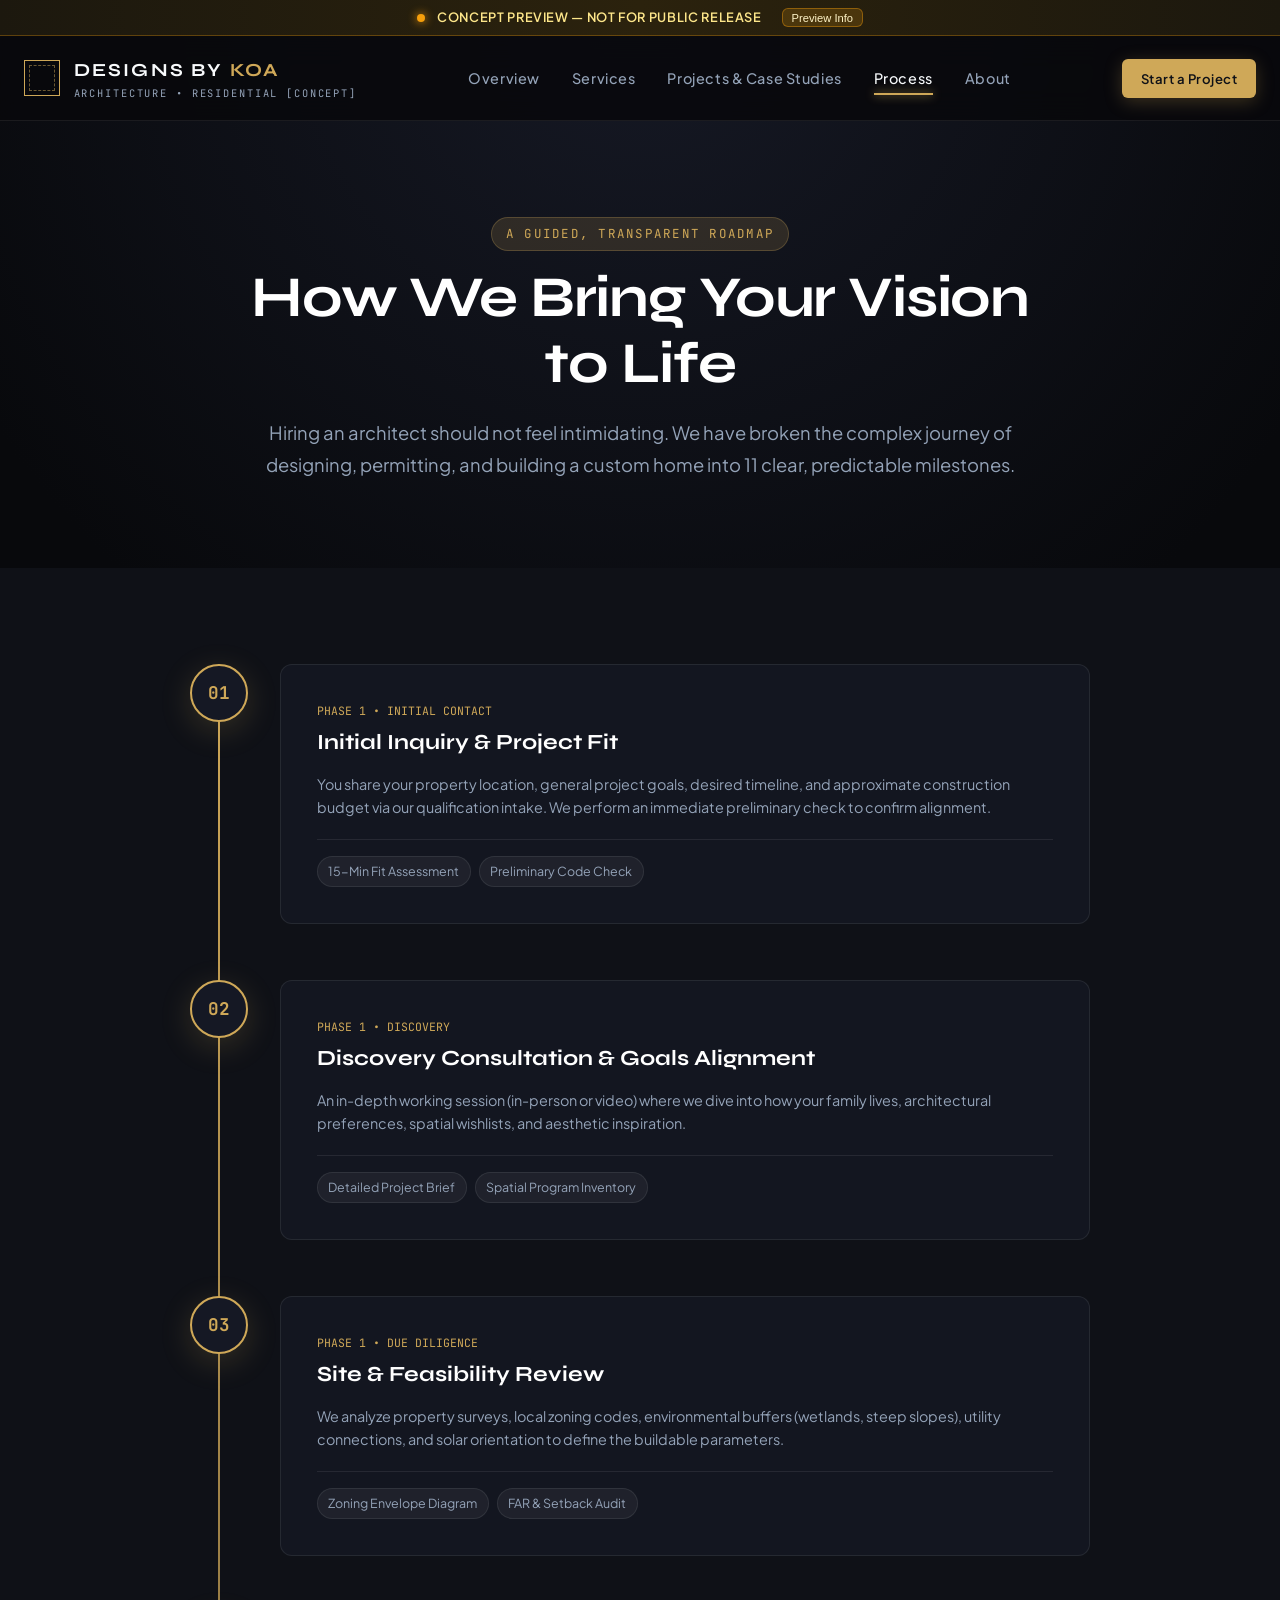
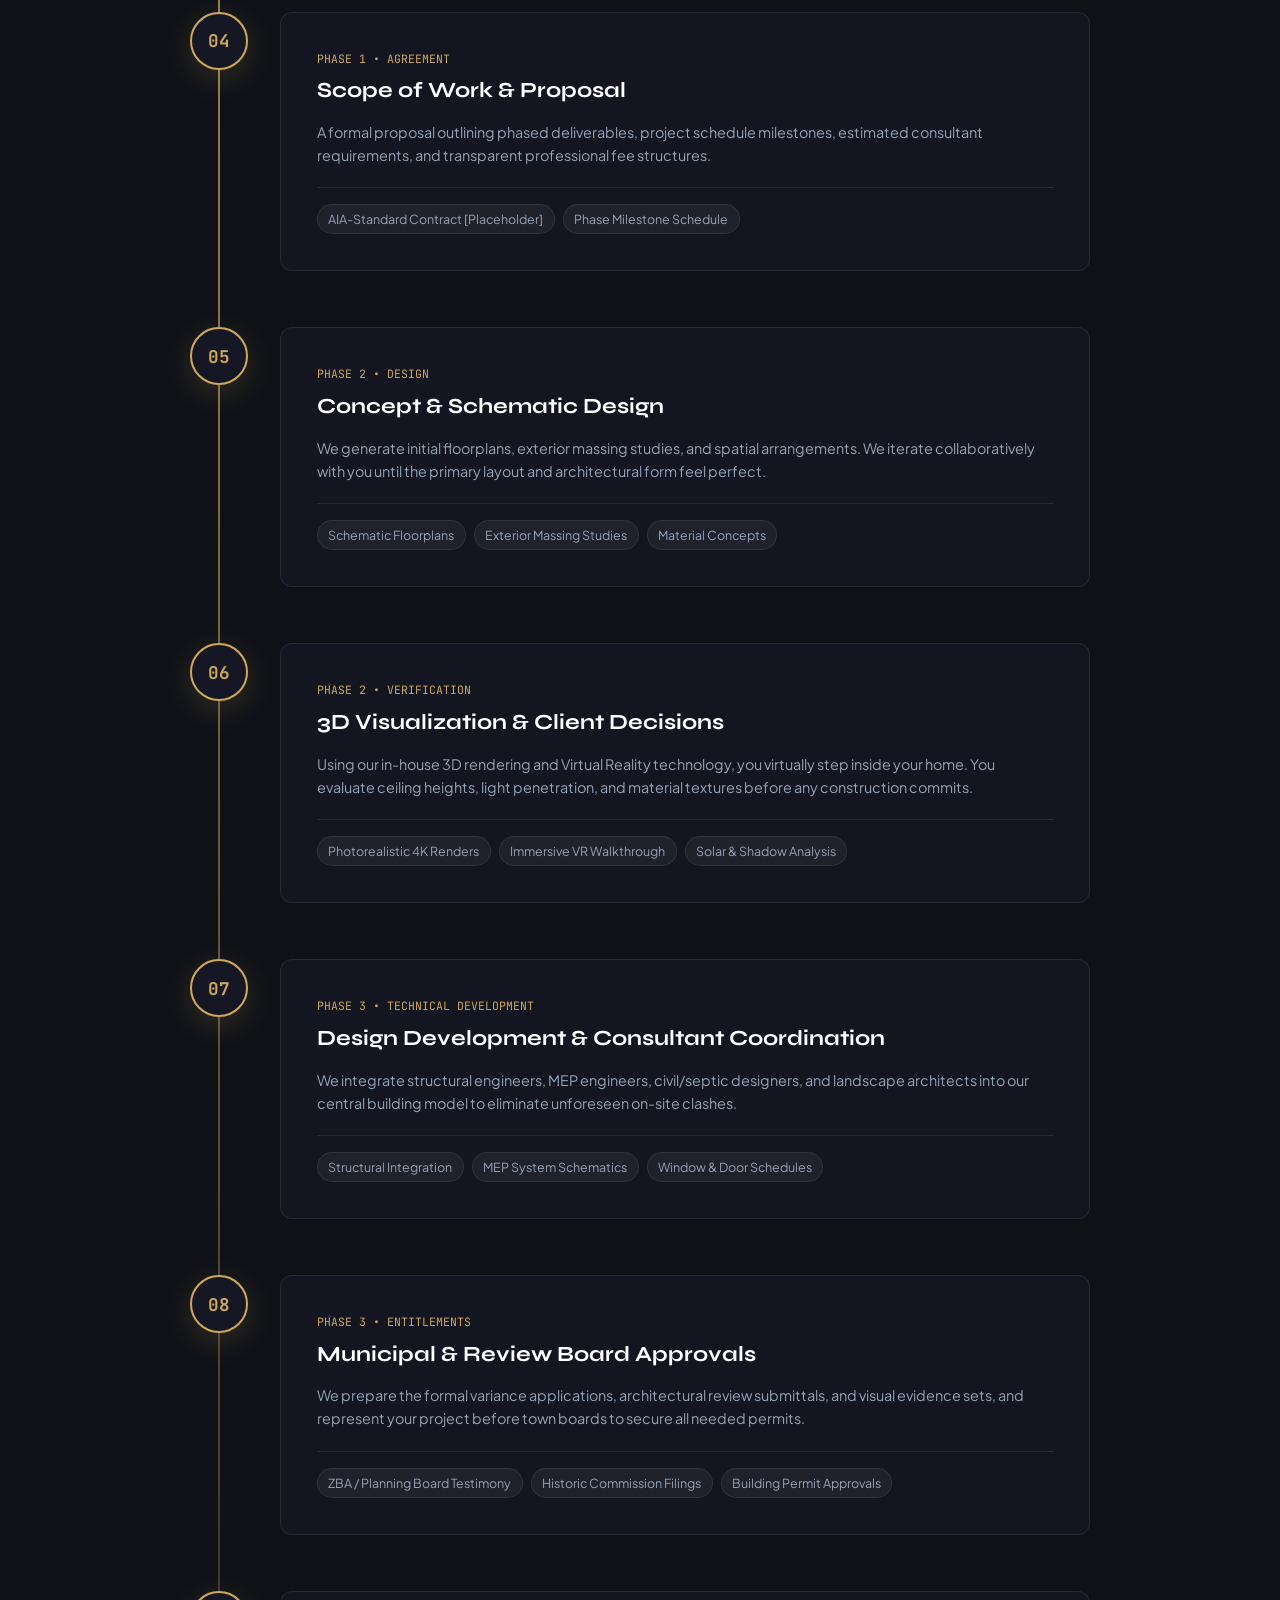
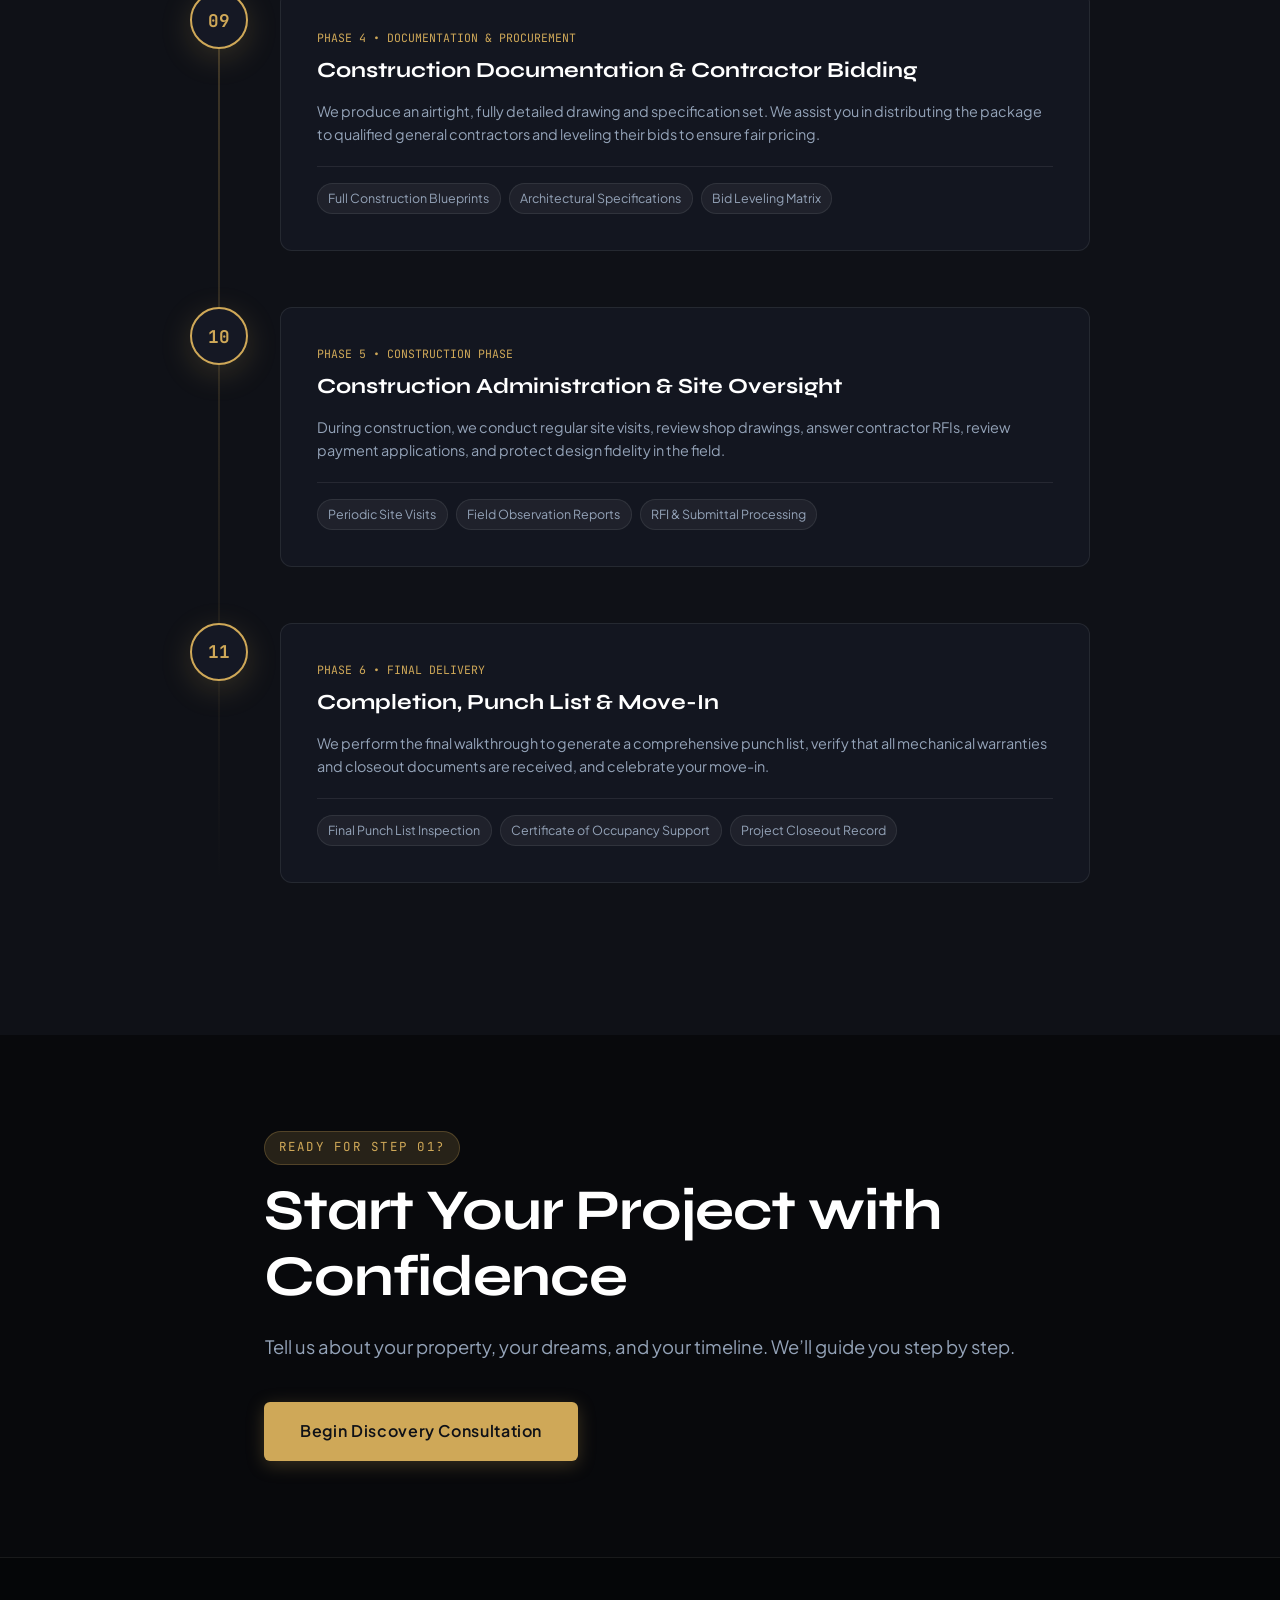
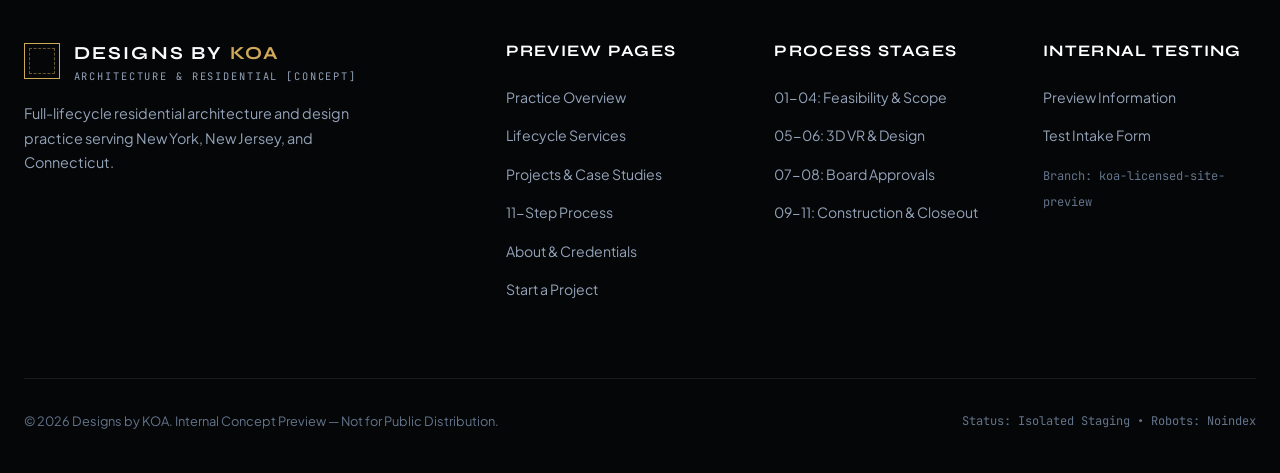
<file: future-preview/process/index.html>
<!DOCTYPE html>
<html lang="en">
<head>
  <meta charset="UTF-8">
  <meta name="viewport" content="width=device-width, initial-scale=1.0">
  <!-- Privacy & Staging Meta - Strictly Non-Indexed -->
  <meta name="robots" content="noindex, nofollow">
  <title>The 11-Step Architectural Process | Designs by KOA</title>
  <meta name="description" content="Concept Preview: A transparent, approachable 11-step journey from initial inquiry and site feasibility to VR reviews, approvals, and construction oversight.">
  
  <link rel="stylesheet" href="../css/preview.css">
</head>
<body>

  <!-- =========================================================================
       Preview Top Disclaimer Banner
       ========================================================================= -->
  <div class="preview-banner" id="previewBanner">
    <div class="preview-banner-content">
      <span class="preview-badge-pulse"></span>
      <span>Concept Preview — Not for Public Release</span>
      <button class="preview-banner-info-btn" id="previewInfoBtn">Preview Info</button>
    </div>
  </div>

  <!-- Preview Info Modal -->
  <div class="preview-modal" id="previewInfoModal">
    <div class="preview-modal-content">
      <button class="preview-modal-close" id="previewInfoClose">&times;</button>
      <div class="eyebrow" style="margin-bottom: 0.5rem;">Internal Staging Environment</div>
      <h3 class="title-card" style="font-size: 1.5rem; margin-bottom: 0.75rem;">About This Future Preview</h3>
      <p style="color: var(--text-secondary); font-size: 0.9rem; line-height: 1.6; margin-bottom: 1rem;">
        This page outlines the client engagement roadmap designed to make architectural design approachable and structured for homeowners.
      </p>
      <div style="background: rgba(245, 158, 11, 0.08); border: 1px dashed rgba(245, 158, 11, 0.4); border-radius: var(--radius-sm); padding: 1rem; margin-bottom: 1.25rem;">
        <p style="color: #fde68a; font-size: 0.8rem; line-height: 1.5;">
          <strong>Compliance Notice:</strong> Official administrative and construction phase filings are subject to active state registrations upon final licensure activation.
        </p>
      </div>
      <button class="btn btn-gold-outline btn-sm" onclick="document.getElementById('previewInfoModal').classList.remove('active');" style="width: 100%;">Understood &amp; Continue</button>
    </div>
  </div>

  <!-- =========================================================================
       Header & Navigation (Isolated to /future-preview/)
       ========================================================================= -->
  <header class="preview-header" id="previewHeader">
    <div class="preview-nav-container">
      <a href="../index.html" class="preview-brand">
        <div class="preview-brand-mark"></div>
        <div class="preview-brand-text">
          <span class="preview-brand-name">DESIGNS BY <span>KOA</span></span>
          <span class="preview-brand-sub">ARCHITECTURE &bull; RESIDENTIAL [CONCEPT]</span>
        </div>
      </a>

      <ul class="preview-nav-menu" id="previewNavMenu">
        <li><a href="../index.html" class="preview-nav-link">Overview</a></li>
        <li><a href="../services/index.html" class="preview-nav-link">Services</a></li>
        <li><a href="../projects/index.html" class="preview-nav-link">Projects &amp; Case Studies</a></li>
        <li><a href="index.html" class="preview-nav-link active">Process</a></li>
        <li><a href="../about/index.html" class="preview-nav-link">About</a></li>
      </ul>

      <div class="preview-nav-actions">
        <a href="../contact/index.html" class="btn btn-primary btn-sm">Start a Project</a>
        <button class="preview-mobile-toggle" id="previewMobileToggle" aria-label="Toggle Navigation">
          <svg width="24" height="24" viewBox="0 0 24 24" fill="none" stroke="currentColor" stroke-width="2"><line x1="3" y1="12" x2="21" y2="12"></line><line x1="3" y1="6" x2="21" y2="6"></line><line x1="3" y1="18" x2="21" y2="18"></line></svg>
        </button>
      </div>
    </div>
  </header>

  <!-- =========================================================================
       Process Hero
       ========================================================================= -->
  <section class="section" style="padding-bottom: 2rem;">
    <div class="preview-container">
      <div class="section-header text-center">
        <div class="eyebrow">A Guided, Transparent Roadmap</div>
        <h1 class="title-display">How We Bring Your Vision to Life</h1>
        <p class="lead-text" style="margin: 0 auto 2rem auto;">
          Hiring an architect should not feel intimidating. We have broken the complex journey of designing, permitting, and building a custom home into 11 clear, predictable milestones.
        </p>
      </div>
    </div>
  </section>

  <!-- =========================================================================
       11-Step Process Timeline
       ========================================================================= -->
  <section class="section section-darker">
    <div class="preview-container">
      <div class="process-stepper-container">

        <!-- Step 1 -->
        <div class="process-step-item">
          <div class="step-number-node">01</div>
          <div class="step-content-card">
            <div class="step-phase-tag">Phase 1 &bull; Initial Contact</div>
            <h3 class="step-title">Initial Inquiry &amp; Project Fit</h3>
            <p style="color: var(--text-secondary); font-size: 0.9rem; line-height: 1.6;">
              You share your property location, general project goals, desired timeline, and approximate construction budget via our qualification intake. We perform an immediate preliminary check to confirm alignment.
            </p>
            <div class="step-deliverables-pill-group">
              <span class="step-pill">15-Min Fit Assessment</span>
              <span class="step-pill">Preliminary Code Check</span>
            </div>
          </div>
        </div>

        <!-- Step 2 -->
        <div class="process-step-item">
          <div class="step-number-node">02</div>
          <div class="step-content-card">
            <div class="step-phase-tag">Phase 1 &bull; Discovery</div>
            <h3 class="step-title">Discovery Consultation &amp; Goals Alignment</h3>
            <p style="color: var(--text-secondary); font-size: 0.9rem; line-height: 1.6;">
              An in-depth working session (in-person or video) where we dive into how your family lives, architectural preferences, spatial wishlists, and aesthetic inspiration.
            </p>
            <div class="step-deliverables-pill-group">
              <span class="step-pill">Detailed Project Brief</span>
              <span class="step-pill">Spatial Program Inventory</span>
            </div>
          </div>
        </div>

        <!-- Step 3 -->
        <div class="process-step-item">
          <div class="step-number-node">03</div>
          <div class="step-content-card">
            <div class="step-phase-tag">Phase 1 &bull; Due Diligence</div>
            <h3 class="step-title">Site &amp; Feasibility Review</h3>
            <p style="color: var(--text-secondary); font-size: 0.9rem; line-height: 1.6;">
              We analyze property surveys, local zoning codes, environmental buffers (wetlands, steep slopes), utility connections, and solar orientation to define the buildable parameters.
            </p>
            <div class="step-deliverables-pill-group">
              <span class="step-pill">Zoning Envelope Diagram</span>
              <span class="step-pill">FAR &amp; Setback Audit</span>
            </div>
          </div>
        </div>

        <!-- Step 4 -->
        <div class="process-step-item">
          <div class="step-number-node">04</div>
          <div class="step-content-card">
            <div class="step-phase-tag">Phase 1 &bull; Agreement</div>
            <h3 class="step-title">Scope of Work &amp; Proposal</h3>
            <p style="color: var(--text-secondary); font-size: 0.9rem; line-height: 1.6;">
              A formal proposal outlining phased deliverables, project schedule milestones, estimated consultant requirements, and transparent professional fee structures.
            </p>
            <div class="step-deliverables-pill-group">
              <span class="step-pill">AIA-Standard Contract [Placeholder]</span>
              <span class="step-pill">Phase Milestone Schedule</span>
            </div>
          </div>
        </div>

        <!-- Step 5 -->
        <div class="process-step-item">
          <div class="step-number-node">05</div>
          <div class="step-content-card">
            <div class="step-phase-tag">Phase 2 &bull; Design</div>
            <h3 class="step-title">Concept &amp; Schematic Design</h3>
            <p style="color: var(--text-secondary); font-size: 0.9rem; line-height: 1.6;">
              We generate initial floorplans, exterior massing studies, and spatial arrangements. We iterate collaboratively with you until the primary layout and architectural form feel perfect.
            </p>
            <div class="step-deliverables-pill-group">
              <span class="step-pill">Schematic Floorplans</span>
              <span class="step-pill">Exterior Massing Studies</span>
              <span class="step-pill">Material Concepts</span>
            </div>
          </div>
        </div>

        <!-- Step 6 -->
        <div class="process-step-item">
          <div class="step-number-node">06</div>
          <div class="step-content-card">
            <div class="step-phase-tag">Phase 2 &bull; Verification</div>
            <h3 class="step-title">3D Visualization &amp; Client Decisions</h3>
            <p style="color: var(--text-secondary); font-size: 0.9rem; line-height: 1.6;">
              Using our in-house 3D rendering and Virtual Reality technology, you virtually step inside your home. You evaluate ceiling heights, light penetration, and material textures before any construction commits.
            </p>
            <div class="step-deliverables-pill-group">
              <span class="step-pill">Photorealistic 4K Renders</span>
              <span class="step-pill">Immersive VR Walkthrough</span>
              <span class="step-pill">Solar &amp; Shadow Analysis</span>
            </div>
          </div>
        </div>

        <!-- Step 7 -->
        <div class="process-step-item">
          <div class="step-number-node">07</div>
          <div class="step-content-card">
            <div class="step-phase-tag">Phase 3 &bull; Technical Development</div>
            <h3 class="step-title">Design Development &amp; Consultant Coordination</h3>
            <p style="color: var(--text-secondary); font-size: 0.9rem; line-height: 1.6;">
              We integrate structural engineers, MEP engineers, civil/septic designers, and landscape architects into our central building model to eliminate unforeseen on-site clashes.
            </p>
            <div class="step-deliverables-pill-group">
              <span class="step-pill">Structural Integration</span>
              <span class="step-pill">MEP System Schematics</span>
              <span class="step-pill">Window &amp; Door Schedules</span>
            </div>
          </div>
        </div>

        <!-- Step 8 -->
        <div class="process-step-item">
          <div class="step-number-node">08</div>
          <div class="step-content-card">
            <div class="step-phase-tag">Phase 3 &bull; Entitlements</div>
            <h3 class="step-title">Municipal &amp; Review Board Approvals</h3>
            <p style="color: var(--text-secondary); font-size: 0.9rem; line-height: 1.6;">
              We prepare the formal variance applications, architectural review submittals, and visual evidence sets, and represent your project before town boards to secure all needed permits.
            </p>
            <div class="step-deliverables-pill-group">
              <span class="step-pill">ZBA / Planning Board Testimony</span>
              <span class="step-pill">Historic Commission Filings</span>
              <span class="step-pill">Building Permit Approvals</span>
            </div>
          </div>
        </div>

        <!-- Step 9 -->
        <div class="process-step-item">
          <div class="step-number-node">09</div>
          <div class="step-content-card">
            <div class="step-phase-tag">Phase 4 &bull; Documentation &amp; Procurement</div>
            <h3 class="step-title">Construction Documentation &amp; Contractor Bidding</h3>
            <p style="color: var(--text-secondary); font-size: 0.9rem; line-height: 1.6;">
              We produce an airtight, fully detailed drawing and specification set. We assist you in distributing the package to qualified general contractors and leveling their bids to ensure fair pricing.
            </p>
            <div class="step-deliverables-pill-group">
              <span class="step-pill">Full Construction Blueprints</span>
              <span class="step-pill">Architectural Specifications</span>
              <span class="step-pill">Bid Leveling Matrix</span>
            </div>
          </div>
        </div>

        <!-- Step 10 -->
        <div class="process-step-item">
          <div class="step-number-node">10</div>
          <div class="step-content-card">
            <div class="step-phase-tag">Phase 5 &bull; Construction Phase</div>
            <h3 class="step-title">Construction Administration &amp; Site Oversight</h3>
            <p style="color: var(--text-secondary); font-size: 0.9rem; line-height: 1.6;">
              During construction, we conduct regular site visits, review shop drawings, answer contractor RFIs, review payment applications, and protect design fidelity in the field.
            </p>
            <div class="step-deliverables-pill-group">
              <span class="step-pill">Periodic Site Visits</span>
              <span class="step-pill">Field Observation Reports</span>
              <span class="step-pill">RFI &amp; Submittal Processing</span>
            </div>
          </div>
        </div>

        <!-- Step 11 -->
        <div class="process-step-item">
          <div class="step-number-node">11</div>
          <div class="step-content-card">
            <div class="step-phase-tag">Phase 6 &bull; Final Delivery</div>
            <h3 class="step-title">Completion, Punch List &amp; Move-In</h3>
            <p style="color: var(--text-secondary); font-size: 0.9rem; line-height: 1.6;">
              We perform the final walkthrough to generate a comprehensive punch list, verify that all mechanical warranties and closeout documents are received, and celebrate your move-in.
            </p>
            <div class="step-deliverables-pill-group">
              <span class="step-pill">Final Punch List Inspection</span>
              <span class="step-pill">Certificate of Occupancy Support</span>
              <span class="step-pill">Project Closeout Record</span>
            </div>
          </div>
        </div>

      </div>
    </div>
  </section>

  <!-- =========================================================================
       Consultation CTA
       ========================================================================= -->
  <section class="section text-center">
    <div class="preview-container" style="max-width: 800px;">
      <div class="eyebrow">Ready for Step 01?</div>
      <h2 class="title-display">Start Your Project with Confidence</h2>
      <p class="lead-text" style="margin: 0 auto 2.5rem auto;">
        Tell us about your property, your dreams, and your timeline. We’ll guide you step by step.
      </p>
      <a href="../contact/index.html" class="btn btn-primary btn-lg">Begin Discovery Consultation</a>
    </div>
  </section>

  <!-- =========================================================================
       Footer (Preview Isolated)
       ========================================================================= -->
  <footer class="preview-footer">
    <div class="preview-container">
      <div class="footer-grid">
        <div class="footer-brand">
          <div class="preview-brand">
            <div class="preview-brand-mark"></div>
            <div class="preview-brand-text">
              <span class="preview-brand-name">DESIGNS BY <span>KOA</span></span>
              <span class="preview-brand-sub">ARCHITECTURE &amp; RESIDENTIAL [CONCEPT]</span>
            </div>
          </div>
          <p>Full-lifecycle residential architecture and design practice serving New York, New Jersey, and Connecticut.</p>
        </div>

        <div>
          <h4 class="footer-heading">Preview Pages</h4>
          <ul class="footer-links">
            <li><a href="../index.html">Practice Overview</a></li>
            <li><a href="../services/index.html">Lifecycle Services</a></li>
            <li><a href="../projects/index.html">Projects &amp; Case Studies</a></li>
            <li><a href="index.html">11-Step Process</a></li>
            <li><a href="../about/index.html">About &amp; Credentials</a></li>
            <li><a href="../contact/index.html">Start a Project</a></li>
          </ul>
        </div>

        <div>
          <h4 class="footer-heading">Process Stages</h4>
          <ul class="footer-links">
            <li><a href="#">01-04: Feasibility &amp; Scope</a></li>
            <li><a href="#">05-06: 3D VR &amp; Design</a></li>
            <li><a href="#">07-08: Board Approvals</a></li>
            <li><a href="#">09-11: Construction &amp; Closeout</a></li>
          </ul>
        </div>

        <div>
          <h4 class="footer-heading">Internal Testing</h4>
          <ul class="footer-links">
            <li><a href="#" onclick="document.getElementById('previewInfoModal').classList.add('active'); return false;">Preview Information</a></li>
            <li><a href="../contact/index.html">Test Intake Form</a></li>
            <li><span style="font-family: var(--font-mono); font-size: 0.75rem; color: var(--text-muted);">Branch: koa-licensed-site-preview</span></li>
          </ul>
        </div>
      </div>

      <div class="footer-bottom">
        <div>&copy; 2026 Designs by KOA. Internal Concept Preview — Not for Public Distribution.</div>
        <div style="font-family: var(--font-mono); font-size: 0.75rem;">Status: Isolated Staging &bull; Robots: Noindex</div>
      </div>
    </div>
  </footer>

  <script src="../js/preview.js"></script>
</body>
</html>
</file>
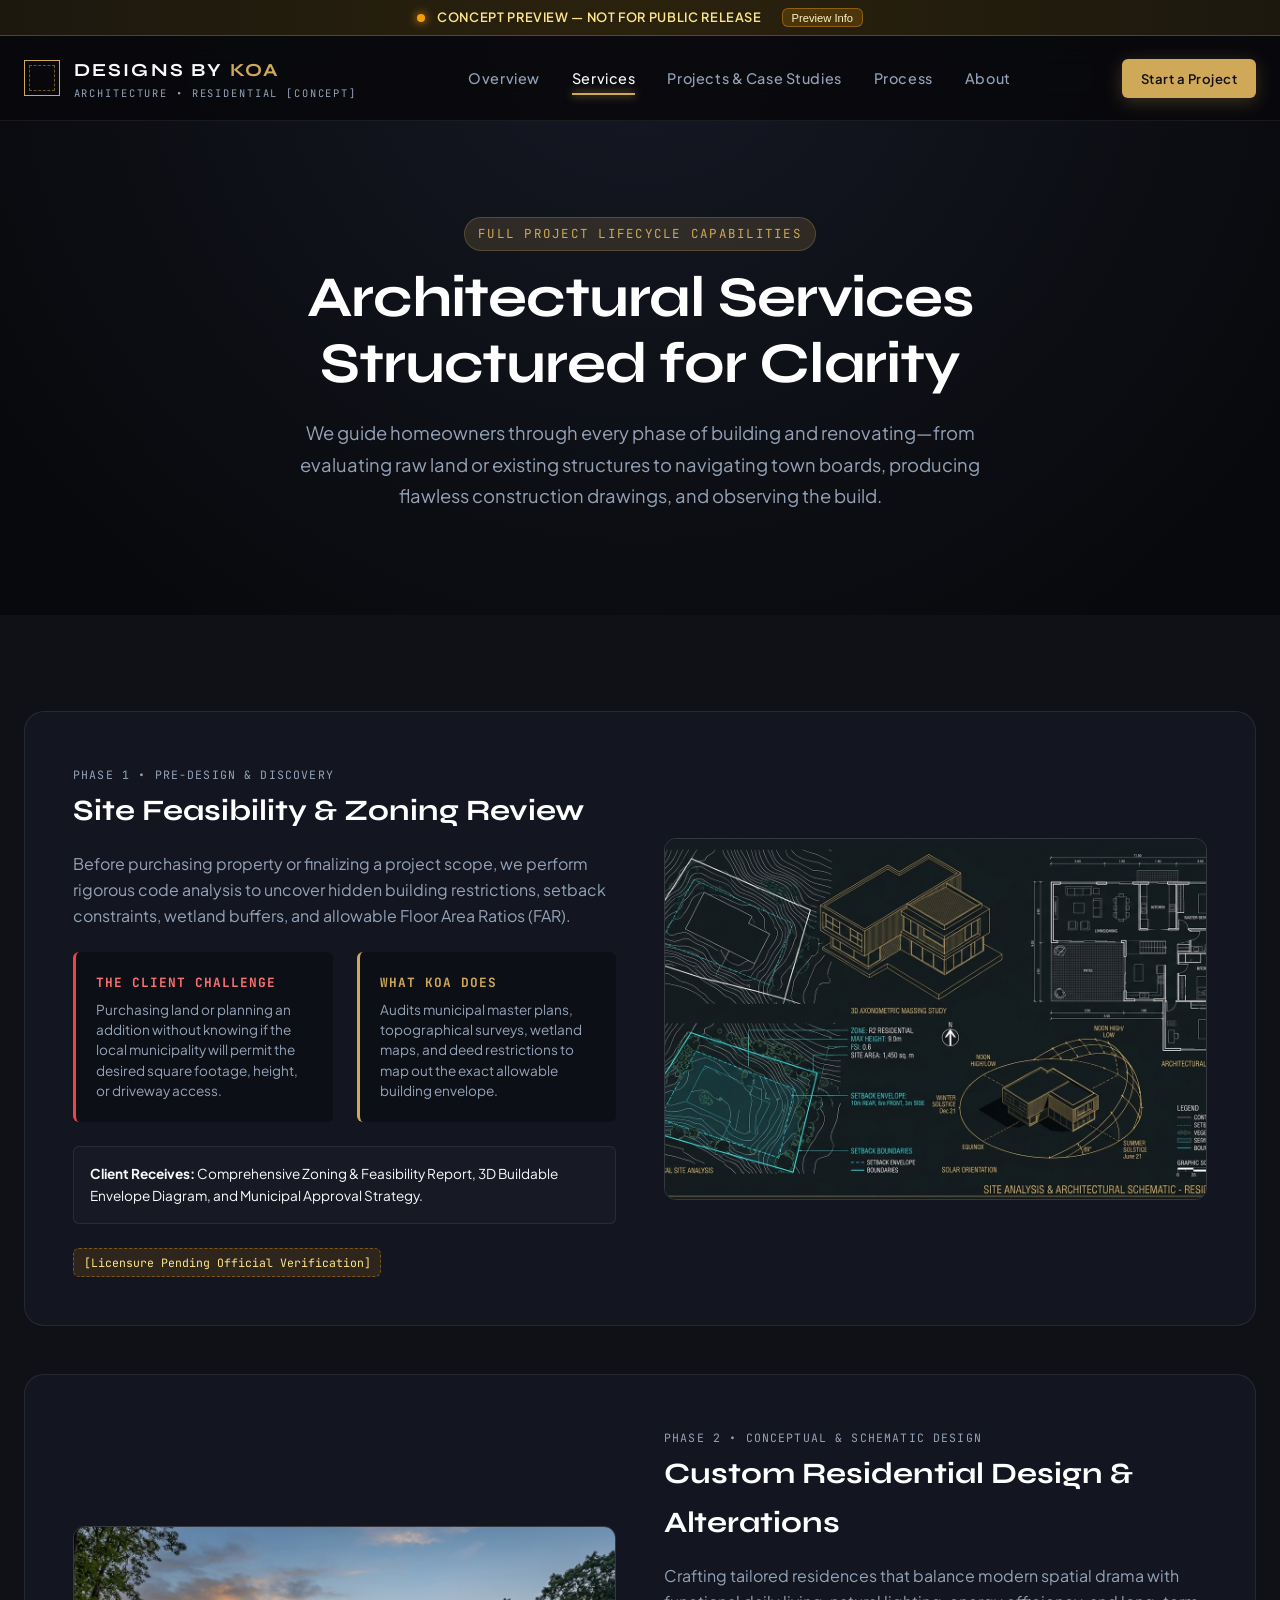
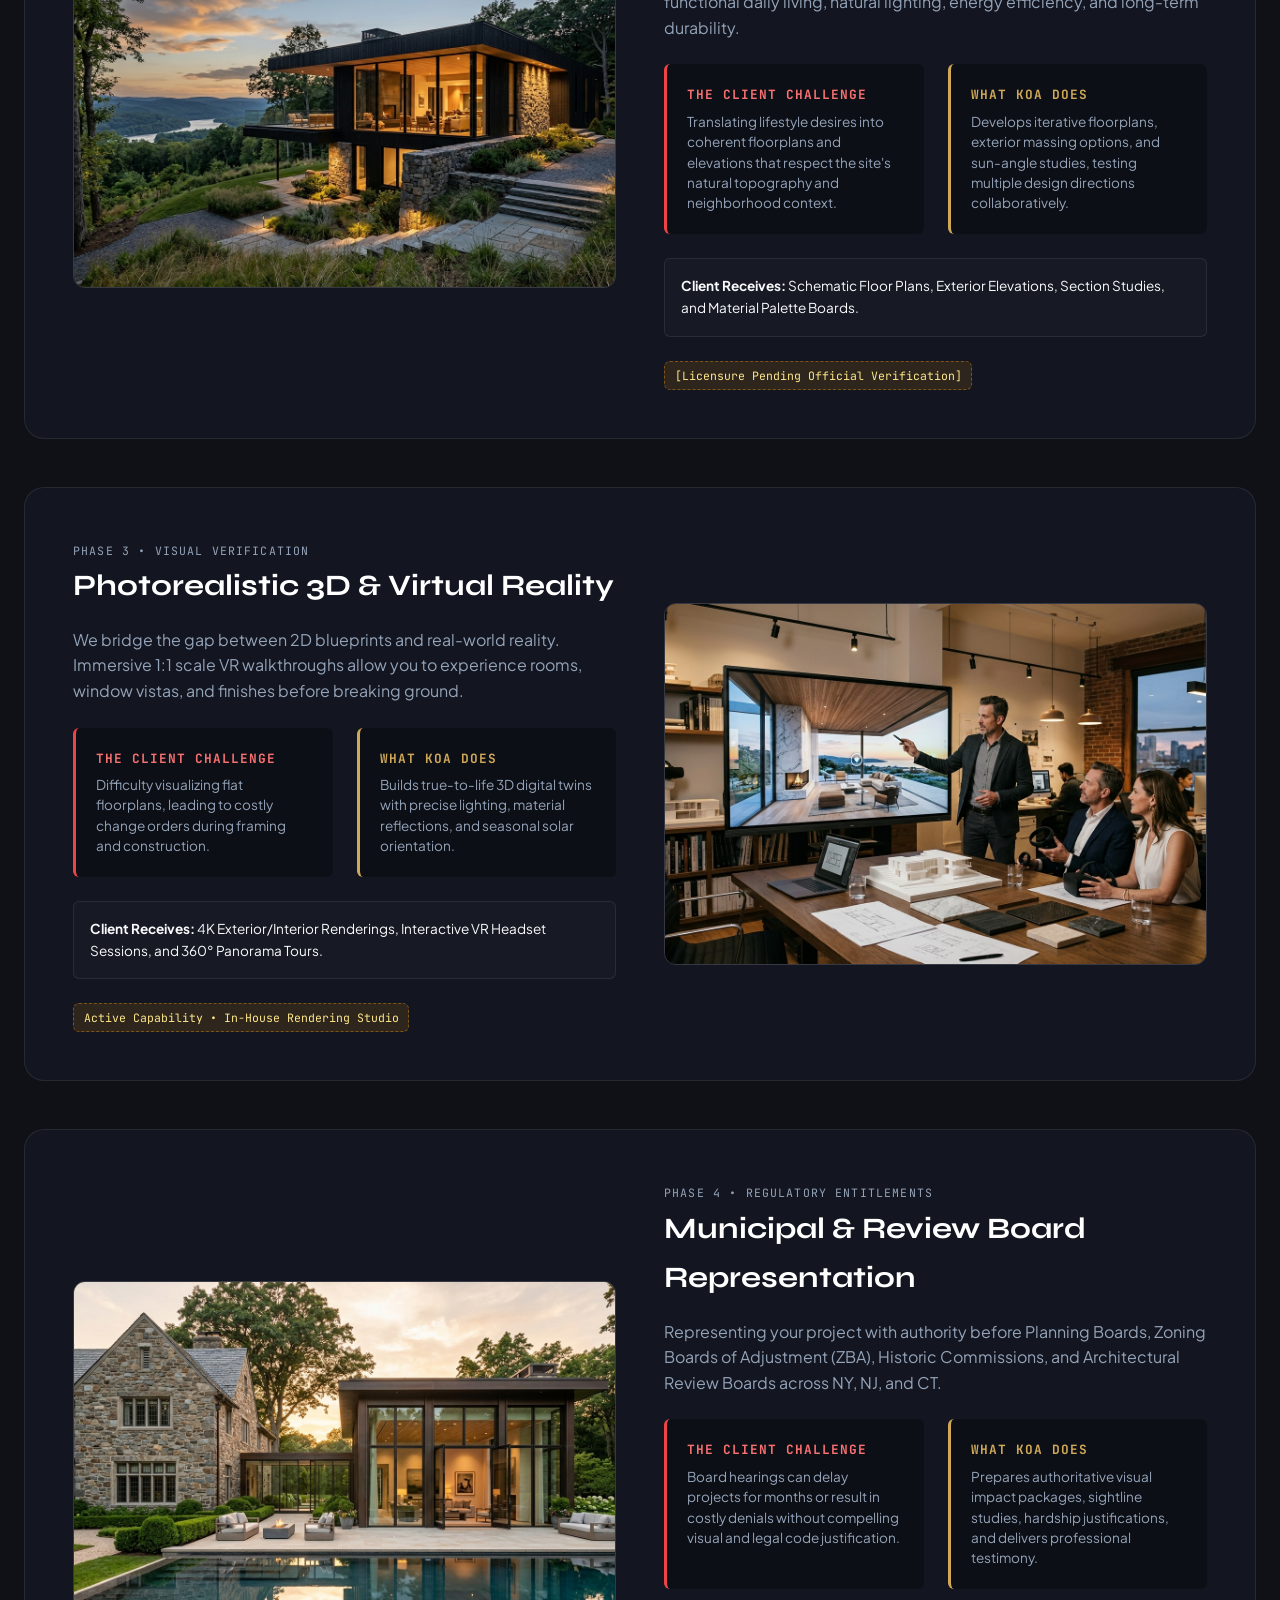
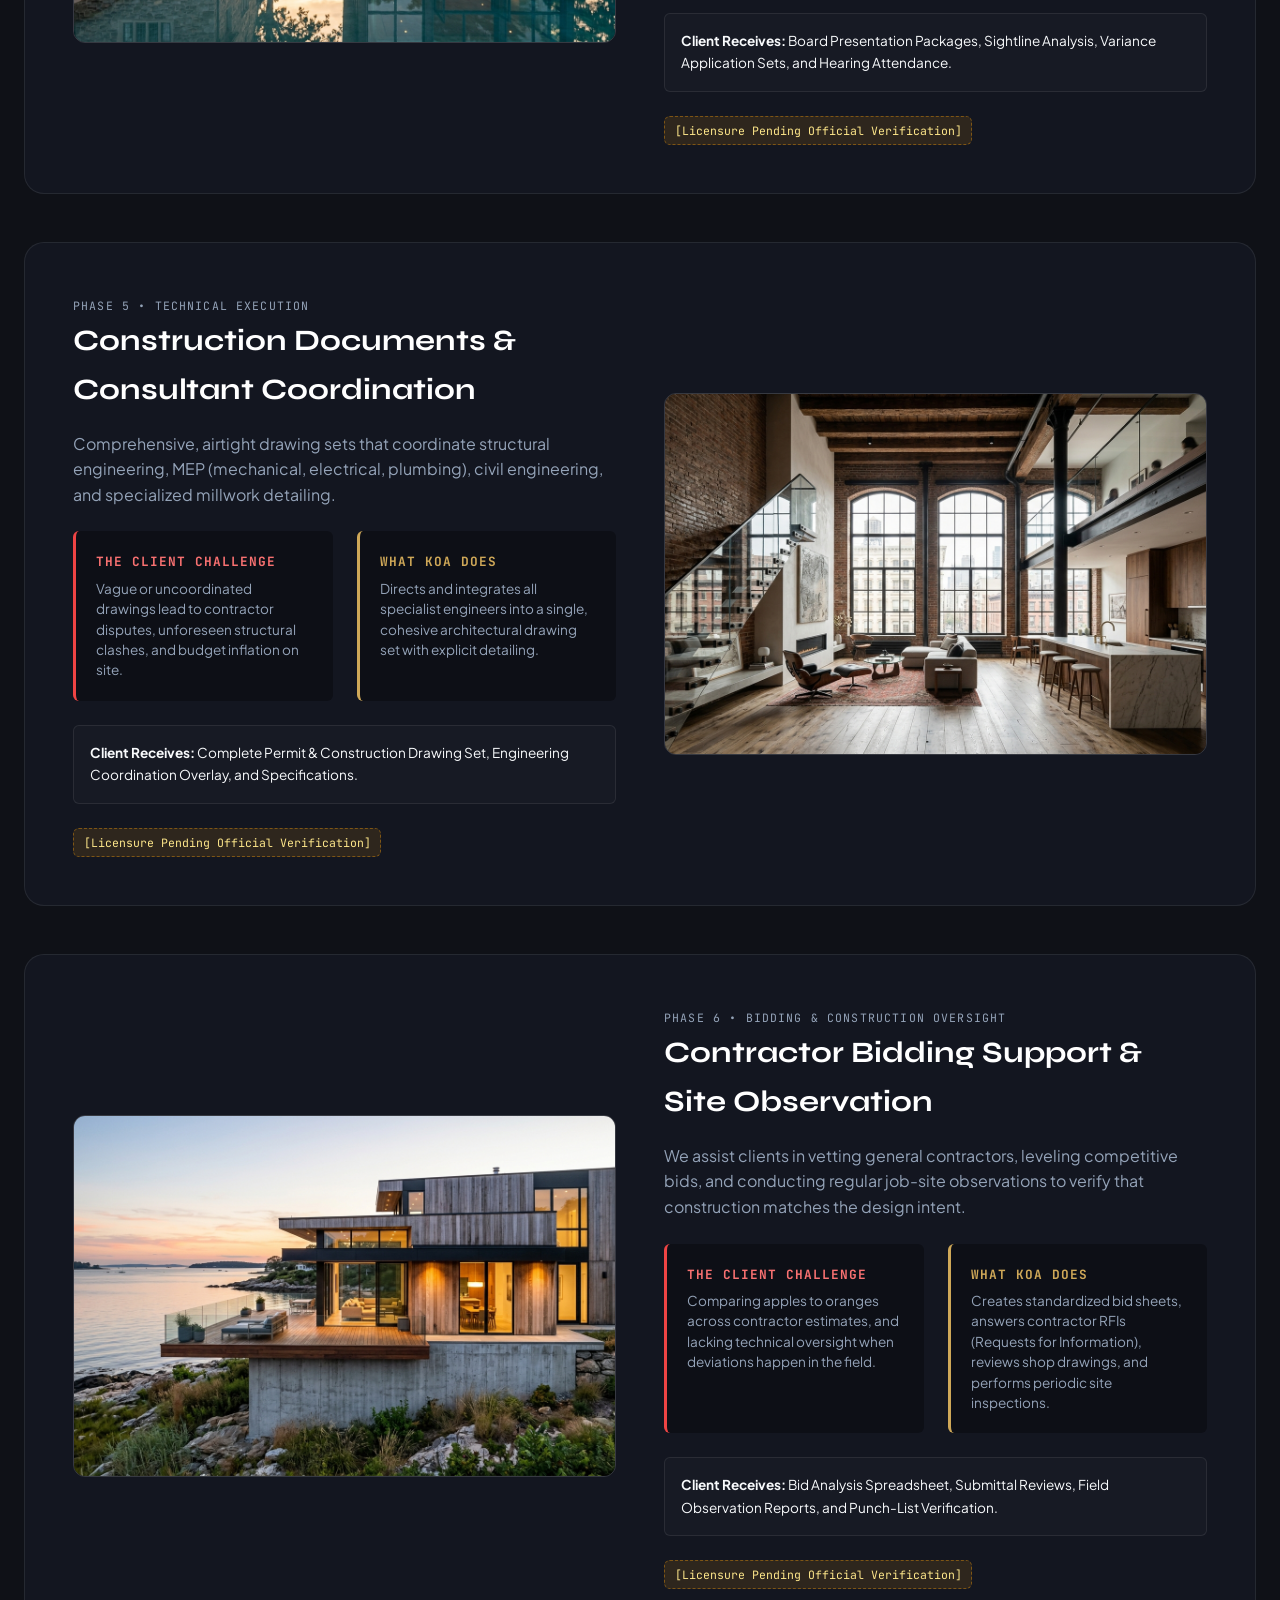
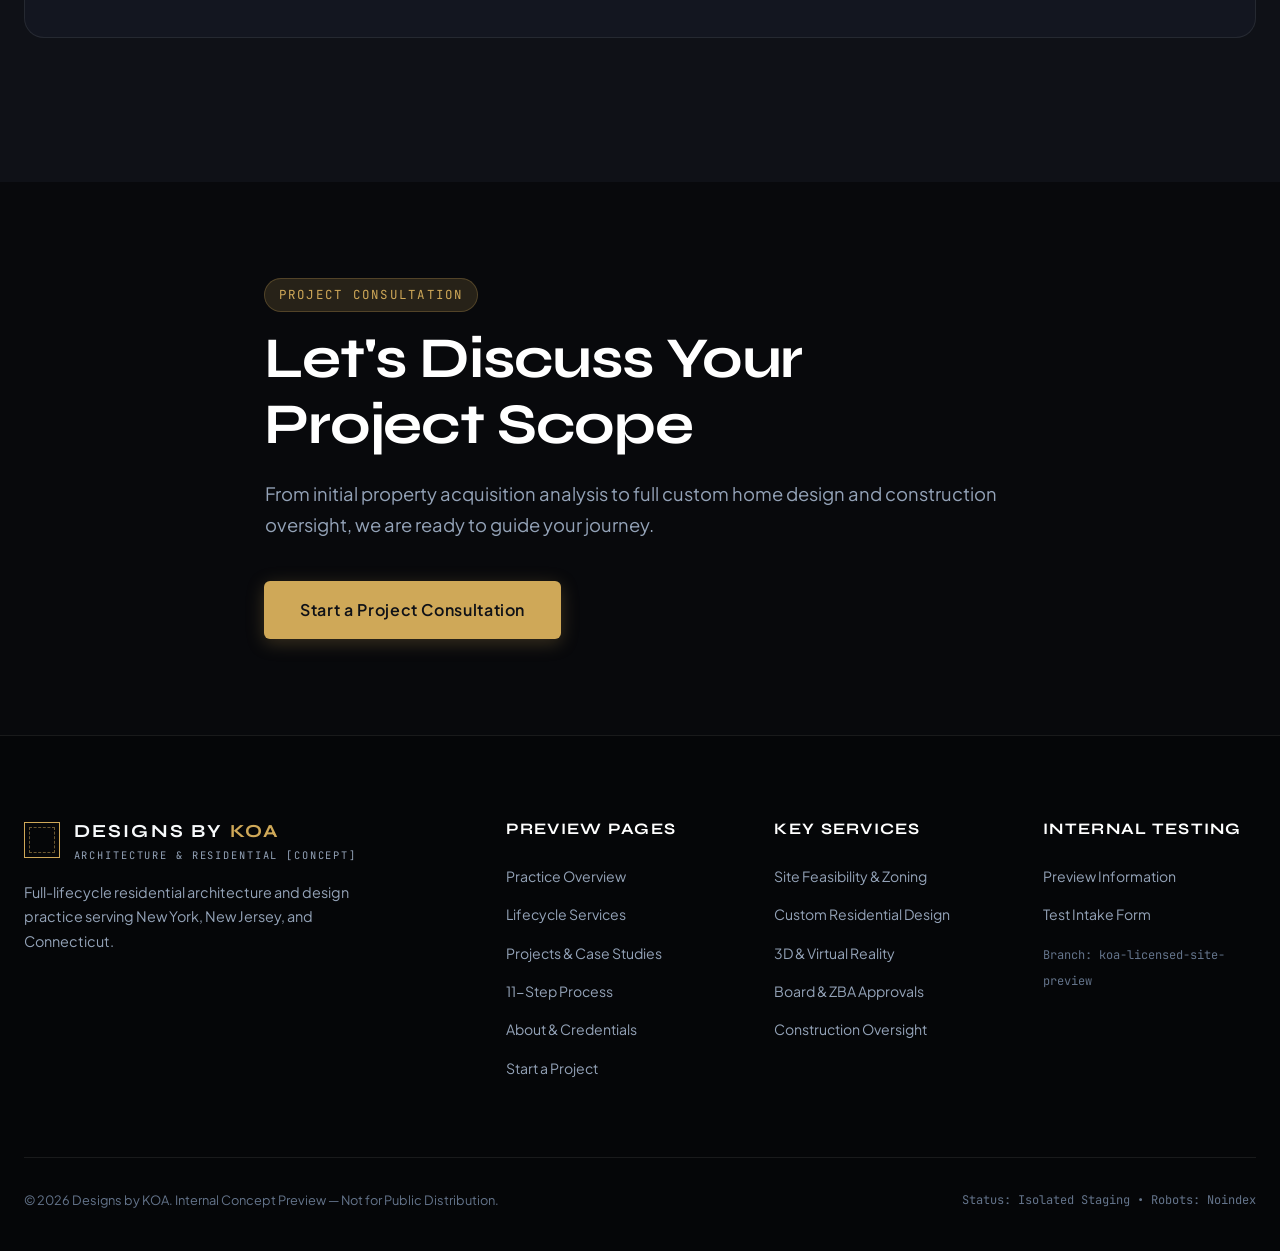
<file: future-preview/services/index.html>
<!DOCTYPE html>
<html lang="en">
<head>
  <meta charset="UTF-8">
  <meta name="viewport" content="width=device-width, initial-scale=1.0">
  <!-- Privacy & Staging Meta - Strictly Non-Indexed -->
  <meta name="robots" content="noindex, nofollow">
  <title>Architectural Services &amp; Project Lifecycle | Designs by KOA (NY, NJ, CT)</title>
  <meta name="description" content="Concept Preview: Full-scope architectural services from site feasibility and zoning review to 3D VR design, construction documents, and site oversight.">
  
  <link rel="stylesheet" href="../css/preview.css">
</head>
<body>

  <!-- =========================================================================
       Preview Top Disclaimer Banner
       ========================================================================= -->
  <div class="preview-banner" id="previewBanner">
    <div class="preview-banner-content">
      <span class="preview-badge-pulse"></span>
      <span>Concept Preview — Not for Public Release</span>
      <button class="preview-banner-info-btn" id="previewInfoBtn">Preview Info</button>
    </div>
  </div>

  <!-- Preview Info Modal -->
  <div class="preview-modal" id="previewInfoModal">
    <div class="preview-modal-content">
      <button class="preview-modal-close" id="previewInfoClose">&times;</button>
      <div class="eyebrow" style="margin-bottom: 0.5rem;">Internal Staging Environment</div>
      <h3 class="title-card" style="font-size: 1.5rem; margin-bottom: 0.75rem;">About This Future Preview</h3>
      <p style="color: var(--text-secondary); font-size: 0.9rem; line-height: 1.6; margin-bottom: 1rem;">
        This services catalog illustrates the planned full-lifecycle scope of <strong>Designs by KOA</strong> once architectural licensure and firm registrations are finalized.
      </p>
      <div style="background: rgba(245, 158, 11, 0.08); border: 1px dashed rgba(245, 158, 11, 0.4); border-radius: var(--radius-sm); padding: 1rem; margin-bottom: 1.25rem;">
        <p style="color: #fde68a; font-size: 0.8rem; line-height: 1.5;">
          <strong>Compliance Notice:</strong> Services requiring architectural seal and formal filing are marked with compliance placeholders pending official licensure registration in NY, NJ, and CT.
        </p>
      </div>
      <button class="btn btn-gold-outline btn-sm" onclick="document.getElementById('previewInfoModal').classList.remove('active');" style="width: 100%;">Understood &amp; Continue</button>
    </div>
  </div>

  <!-- =========================================================================
       Header & Navigation (Isolated to /future-preview/)
       ========================================================================= -->
  <header class="preview-header" id="previewHeader">
    <div class="preview-nav-container">
      <a href="../index.html" class="preview-brand">
        <div class="preview-brand-mark"></div>
        <div class="preview-brand-text">
          <span class="preview-brand-name">DESIGNS BY <span>KOA</span></span>
          <span class="preview-brand-sub">ARCHITECTURE &bull; RESIDENTIAL [CONCEPT]</span>
        </div>
      </a>

      <ul class="preview-nav-menu" id="previewNavMenu">
        <li><a href="../index.html" class="preview-nav-link">Overview</a></li>
        <li><a href="index.html" class="preview-nav-link active">Services</a></li>
        <li><a href="../projects/index.html" class="preview-nav-link">Projects &amp; Case Studies</a></li>
        <li><a href="../process/index.html" class="preview-nav-link">Process</a></li>
        <li><a href="../about/index.html" class="preview-nav-link">About</a></li>
      </ul>

      <div class="preview-nav-actions">
        <a href="../contact/index.html" class="btn btn-primary btn-sm">Start a Project</a>
        <button class="preview-mobile-toggle" id="previewMobileToggle" aria-label="Toggle Navigation">
          <svg width="24" height="24" viewBox="0 0 24 24" fill="none" stroke="currentColor" stroke-width="2"><line x1="3" y1="12" x2="21" y2="12"></line><line x1="3" y1="6" x2="21" y2="6"></line><line x1="3" y1="18" x2="21" y2="18"></line></svg>
        </button>
      </div>
    </div>
  </header>

  <!-- =========================================================================
       Services Hero
       ========================================================================= -->
  <section class="section" style="padding-bottom: 3rem;">
    <div class="preview-container">
      <div class="section-header text-center">
        <div class="eyebrow">Full Project Lifecycle Capabilities</div>
        <h1 class="title-display">Architectural Services Structured for Clarity</h1>
        <p class="lead-text" style="margin: 0 auto;">
          We guide homeowners through every phase of building and renovating—from evaluating raw land or existing structures to navigating town boards, producing flawless construction drawings, and observing the build.
        </p>
      </div>
    </div>
  </section>

  <!-- =========================================================================
       Detailed Service Deep Dives
       ========================================================================= -->
  <section class="section section-darker">
    <div class="preview-container">

      <!-- Service 1: Feasibility & Zoning -->
      <div class="service-deepdive-block" id="feasibility">
        <div class="deepdive-content">
          <span class="service-phase-badge">Phase 1 &bull; Pre-Design &amp; Discovery</span>
          <h3>Site Feasibility &amp; Zoning Review</h3>
          <p style="color: var(--text-secondary); line-height: 1.6;">
            Before purchasing property or finalizing a project scope, we perform rigorous code analysis to uncover hidden building restrictions, setback constraints, wetland buffers, and allowable Floor Area Ratios (FAR).
          </p>

          <div class="deepdive-problem-solution">
            <div class="problem-box">
              <h5>The Client Challenge</h5>
              <p>Purchasing land or planning an addition without knowing if the local municipality will permit the desired square footage, height, or driveway access.</p>
            </div>
            <div class="solution-box">
              <h5>What KOA Does</h5>
              <p>Audits municipal master plans, topographical surveys, wetland maps, and deed restrictions to map out the exact allowable building envelope.</p>
            </div>
          </div>

          <div style="background: rgba(255,255,255,0.02); padding: 1rem; border-radius: var(--radius-sm); border: 1px solid var(--border-subtle); margin-bottom: 1.5rem;">
            <p style="font-size: 0.85rem; color: var(--text-primary);">
              <strong>Client Receives:</strong> Comprehensive Zoning &amp; Feasibility Report, 3D Buildable Envelope Diagram, and Municipal Approval Strategy.
            </p>
          </div>

          <span class="compliance-tag">[Licensure Pending Official Verification]</span>
        </div>

        <div style="border-radius: var(--radius-md); overflow: hidden; border: 1px solid var(--border-medium);">
          <img src="../assets/zoning_feasibility.jpg" alt="Zoning and Site Feasibility Diagram" style="width: 100%; height: 360px; object-fit: cover; display: block;">
        </div>
      </div>

      <!-- Service 2: Residential Architecture & Additions -->
      <div class="service-deepdive-block reverse" id="residential-design">
        <div class="deepdive-content">
          <span class="service-phase-badge">Phase 2 &bull; Conceptual &amp; Schematic Design</span>
          <h3>Custom Residential Design &amp; Alterations</h3>
          <p style="color: var(--text-secondary); line-height: 1.6;">
            Crafting tailored residences that balance modern spatial drama with functional daily living, natural lighting, energy efficiency, and long-term durability.
          </p>

          <div class="deepdive-problem-solution">
            <div class="problem-box">
              <h5>The Client Challenge</h5>
              <p>Translating lifestyle desires into coherent floorplans and elevations that respect the site's natural topography and neighborhood context.</p>
            </div>
            <div class="solution-box">
              <h5>What KOA Does</h5>
              <p>Develops iterative floorplans, exterior massing options, and sun-angle studies, testing multiple design directions collaboratively.</p>
            </div>
          </div>

          <div style="background: rgba(255,255,255,0.02); padding: 1rem; border-radius: var(--radius-sm); border: 1px solid var(--border-subtle); margin-bottom: 1.5rem;">
            <p style="font-size: 0.85rem; color: var(--text-primary);">
              <strong>Client Receives:</strong> Schematic Floor Plans, Exterior Elevations, Section Studies, and Material Palette Boards.
            </p>
          </div>

          <span class="compliance-tag">[Licensure Pending Official Verification]</span>
        </div>

        <div style="border-radius: var(--radius-md); overflow: hidden; border: 1px solid var(--border-medium);">
          <img src="../assets/hudson_valley_estate.jpg" alt="Residential Architecture" style="width: 100%; height: 360px; object-fit: cover; display: block;">
        </div>
      </div>

      <!-- Service 3: 3D Visualization & VR -->
      <div class="service-deepdive-block" id="visualization">
        <div class="deepdive-content">
          <span class="service-phase-badge">Phase 3 &bull; Visual Verification</span>
          <h3>Photorealistic 3D &amp; Virtual Reality</h3>
          <p style="color: var(--text-secondary); line-height: 1.6;">
            We bridge the gap between 2D blueprints and real-world reality. Immersive 1:1 scale VR walkthroughs allow you to experience rooms, window vistas, and finishes before breaking ground.
          </p>

          <div class="deepdive-problem-solution">
            <div class="problem-box">
              <h5>The Client Challenge</h5>
              <p>Difficulty visualizing flat floorplans, leading to costly change orders during framing and construction.</p>
            </div>
            <div class="solution-box">
              <h5>What KOA Does</h5>
              <p>Builds true-to-life 3D digital twins with precise lighting, material reflections, and seasonal solar orientation.</p>
            </div>
          </div>

          <div style="background: rgba(255,255,255,0.02); padding: 1rem; border-radius: var(--radius-sm); border: 1px solid var(--border-subtle); margin-bottom: 1.5rem;">
            <p style="font-size: 0.85rem; color: var(--text-primary);">
              <strong>Client Receives:</strong> 4K Exterior/Interior Renderings, Interactive VR Headset Sessions, and 360&deg; Panorama Tours.
            </p>
          </div>

          <span class="compliance-tag">Active Capability &bull; In-House Rendering Studio</span>
        </div>

        <div style="border-radius: var(--radius-md); overflow: hidden; border: 1px solid var(--border-medium);">
          <img src="../assets/vr_experience.jpg" alt="VR Design Experience" style="width: 100%; height: 360px; object-fit: cover; display: block;">
        </div>
      </div>

      <!-- Service 4: Municipal & Board Approvals -->
      <div class="service-deepdive-block reverse" id="approvals">
        <div class="deepdive-content">
          <span class="service-phase-badge">Phase 4 &bull; Regulatory Entitlements</span>
          <h3>Municipal &amp; Review Board Representation</h3>
          <p style="color: var(--text-secondary); line-height: 1.6;">
            Representing your project with authority before Planning Boards, Zoning Boards of Adjustment (ZBA), Historic Commissions, and Architectural Review Boards across NY, NJ, and CT.
          </p>

          <div class="deepdive-problem-solution">
            <div class="problem-box">
              <h5>The Client Challenge</h5>
              <p>Board hearings can delay projects for months or result in costly denials without compelling visual and legal code justification.</p>
            </div>
            <div class="solution-box">
              <h5>What KOA Does</h5>
              <p>Prepares authoritative visual impact packages, sightline studies, hardship justifications, and delivers professional testimony.</p>
            </div>
          </div>

          <div style="background: rgba(255,255,255,0.02); padding: 1rem; border-radius: var(--radius-sm); border: 1px solid var(--border-subtle); margin-bottom: 1.5rem;">
            <p style="font-size: 0.85rem; color: var(--text-primary);">
              <strong>Client Receives:</strong> Board Presentation Packages, Sightline Analysis, Variance Application Sets, and Hearing Attendance.
            </p>
          </div>

          <span class="compliance-tag">[Licensure Pending Official Verification]</span>
        </div>

        <div style="border-radius: var(--radius-md); overflow: hidden; border: 1px solid var(--border-medium);">
          <img src="../assets/greenwich_estate_addition.jpg" alt="Board Approvals & Historic Preservation" style="width: 100%; height: 360px; object-fit: cover; display: block;">
        </div>
      </div>

      <!-- Service 5: Construction Documents & Consultant Coordination -->
      <div class="service-deepdive-block" id="documentation">
        <div class="deepdive-content">
          <span class="service-phase-badge">Phase 5 &bull; Technical Execution</span>
          <h3>Construction Documents &amp; Consultant Coordination</h3>
          <p style="color: var(--text-secondary); line-height: 1.6;">
            Comprehensive, airtight drawing sets that coordinate structural engineering, MEP (mechanical, electrical, plumbing), civil engineering, and specialized millwork detailing.
          </p>

          <div class="deepdive-problem-solution">
            <div class="problem-box">
              <h5>The Client Challenge</h5>
              <p>Vague or uncoordinated drawings lead to contractor disputes, unforeseen structural clashes, and budget inflation on site.</p>
            </div>
            <div class="solution-box">
              <h5>What KOA Does</h5>
              <p>Directs and integrates all specialist engineers into a single, cohesive architectural drawing set with explicit detailing.</p>
            </div>
          </div>

          <div style="background: rgba(255,255,255,0.02); padding: 1rem; border-radius: var(--radius-sm); border: 1px solid var(--border-subtle); margin-bottom: 1.5rem;">
            <p style="font-size: 0.85rem; color: var(--text-primary);">
              <strong>Client Receives:</strong> Complete Permit &amp; Construction Drawing Set, Engineering Coordination Overlay, and Specifications.
            </p>
          </div>

          <span class="compliance-tag">[Licensure Pending Official Verification]</span>
        </div>

        <div style="border-radius: var(--radius-md); overflow: hidden; border: 1px solid var(--border-medium);">
          <img src="../assets/tribeca_loft.jpg" alt="Construction Documentation and Structural Detailing" style="width: 100%; height: 360px; object-fit: cover; display: block;">
        </div>
      </div>

      <!-- Service 6: Bidding & Construction Administration -->
      <div class="service-deepdive-block reverse" id="construction-oversight">
        <div class="deepdive-content">
          <span class="service-phase-badge">Phase 6 &bull; Bidding &amp; Construction Oversight</span>
          <h3>Contractor Bidding Support &amp; Site Observation</h3>
          <p style="color: var(--text-secondary); line-height: 1.6;">
            We assist clients in vetting general contractors, leveling competitive bids, and conducting regular job-site observations to verify that construction matches the design intent.
          </p>

          <div class="deepdive-problem-solution">
            <div class="problem-box">
              <h5>The Client Challenge</h5>
              <p>Comparing apples to oranges across contractor estimates, and lacking technical oversight when deviations happen in the field.</p>
            </div>
            <div class="solution-box">
              <h5>What KOA Does</h5>
              <p>Creates standardized bid sheets, answers contractor RFIs (Requests for Information), reviews shop drawings, and performs periodic site inspections.</p>
            </div>
          </div>

          <div style="background: rgba(255,255,255,0.02); padding: 1rem; border-radius: var(--radius-sm); border: 1px solid var(--border-subtle); margin-bottom: 1.5rem;">
            <p style="font-size: 0.85rem; color: var(--text-primary);">
              <strong>Client Receives:</strong> Bid Analysis Spreadsheet, Submittal Reviews, Field Observation Reports, and Punch-List Verification.
            </p>
          </div>

          <span class="compliance-tag">[Licensure Pending Official Verification]</span>
        </div>

        <div style="border-radius: var(--radius-md); overflow: hidden; border: 1px solid var(--border-medium);">
          <img src="../assets/coastal_residence.jpg" alt="Construction Phase Oversight" style="width: 100%; height: 360px; object-fit: cover; display: block;">
        </div>
      </div>

    </div>
  </section>

  <!-- =========================================================================
       Consultation CTA
       ========================================================================= -->
  <section class="section text-center">
    <div class="preview-container" style="max-width: 800px;">
      <div class="eyebrow">Project Consultation</div>
      <h2 class="title-display">Let's Discuss Your Project Scope</h2>
      <p class="lead-text" style="margin: 0 auto 2.5rem auto;">
        From initial property acquisition analysis to full custom home design and construction oversight, we are ready to guide your journey.
      </p>
      <a href="../contact/index.html" class="btn btn-primary btn-lg">Start a Project Consultation</a>
    </div>
  </section>

  <!-- =========================================================================
       Footer (Preview Isolated)
       ========================================================================= -->
  <footer class="preview-footer">
    <div class="preview-container">
      <div class="footer-grid">
        <div class="footer-brand">
          <div class="preview-brand">
            <div class="preview-brand-mark"></div>
            <div class="preview-brand-text">
              <span class="preview-brand-name">DESIGNS BY <span>KOA</span></span>
              <span class="preview-brand-sub">ARCHITECTURE &amp; RESIDENTIAL [CONCEPT]</span>
            </div>
          </div>
          <p>Full-lifecycle residential architecture and design practice serving New York, New Jersey, and Connecticut.</p>
        </div>

        <div>
          <h4 class="footer-heading">Preview Pages</h4>
          <ul class="footer-links">
            <li><a href="../index.html">Practice Overview</a></li>
            <li><a href="index.html">Lifecycle Services</a></li>
            <li><a href="../projects/index.html">Projects &amp; Case Studies</a></li>
            <li><a href="../process/index.html">11-Step Process</a></li>
            <li><a href="../about/index.html">About &amp; Credentials</a></li>
            <li><a href="../contact/index.html">Start a Project</a></li>
          </ul>
        </div>

        <div>
          <h4 class="footer-heading">Key Services</h4>
          <ul class="footer-links">
            <li><a href="#feasibility">Site Feasibility &amp; Zoning</a></li>
            <li><a href="#residential-design">Custom Residential Design</a></li>
            <li><a href="#visualization">3D &amp; Virtual Reality</a></li>
            <li><a href="#approvals">Board &amp; ZBA Approvals</a></li>
            <li><a href="#construction-oversight">Construction Oversight</a></li>
          </ul>
        </div>

        <div>
          <h4 class="footer-heading">Internal Testing</h4>
          <ul class="footer-links">
            <li><a href="#" onclick="document.getElementById('previewInfoModal').classList.add('active'); return false;">Preview Information</a></li>
            <li><a href="../contact/index.html">Test Intake Form</a></li>
            <li><span style="font-family: var(--font-mono); font-size: 0.75rem; color: var(--text-muted);">Branch: koa-licensed-site-preview</span></li>
          </ul>
        </div>
      </div>

      <div class="footer-bottom">
        <div>&copy; 2026 Designs by KOA. Internal Concept Preview — Not for Public Distribution.</div>
        <div style="font-family: var(--font-mono); font-size: 0.75rem;">Status: Isolated Staging &bull; Robots: Noindex</div>
      </div>
    </div>
  </footer>

  <script src="../js/preview.js"></script>
</body>
</html>
</file>
<file: future-preview/css/preview.css>
/* ==========================================================================
   DESIGNS BY KOA - FUTURE ARCHITECTURAL PRACTICE PREVIEW
   Design System, Architectural Tokens & Layout Styles
   ========================================================================== */

@import url('https://fonts.googleapis.com/css2?family=Plus+Jakarta+Sans:ital,wght@0,300;0,400;0,500;0,600;0,700;0,800;1,400&family=Syne:wght@500;600;700;800&family=JetBrains+Mono:wght@400;500&display=swap');

:root {
  /* Color Palette - Obsidian Architectural Luxury & Bronze */
  --bg-primary: #08090c;
  --bg-secondary: #0f1117;
  --bg-elevated: #161822;
  --bg-card: rgba(22, 25, 36, 0.72);
  --bg-card-hover: rgba(28, 32, 48, 0.9);
  --bg-card-solid: #151824;
  --bg-glass: rgba(15, 17, 24, 0.75);

  /* Borders & Technical Linework */
  --border-subtle: rgba(255, 255, 255, 0.08);
  --border-medium: rgba(255, 255, 255, 0.15);
  --border-strong: rgba(255, 255, 255, 0.25);
  --border-gold: rgba(207, 168, 88, 0.35);
  --border-cyan: rgba(14, 165, 233, 0.35);

  /* Accents */
  --accent-gold: #cfa858;
  --accent-gold-light: #e5c37d;
  --accent-gold-glow: rgba(207, 168, 88, 0.16);
  --accent-cyan: #0ea5e9;
  --accent-cyan-glow: rgba(14, 165, 233, 0.14);
  --accent-amber: #f59e0b;
  --accent-emerald: #10b981;

  /* Typography Colors */
  --text-primary: #f8fafc;
  --text-secondary: #94a3b8;
  --text-muted: #64748b;
  --text-dark: #0f1117;
  --text-gold: #e5c37d;

  /* Typography Families */
  --font-display: 'Syne', -apple-system, BlinkMacSystemFont, sans-serif;
  --font-sans: 'Plus Jakarta Sans', -apple-system, BlinkMacSystemFont, sans-serif;
  --font-mono: 'JetBrains Mono', monospace;

  /* Sizing & Spacing */
  --container-max: 1320px;
  --banner-height: 38px;
  --header-height: 84px;
  --radius-sm: 6px;
  --radius-md: 12px;
  --radius-lg: 20px;
  --radius-full: 9999px;

  /* Shadows & Glass */
  --shadow-card: 0 10px 30px rgba(0, 0, 0, 0.5);
  --shadow-card-hover: 0 20px 45px rgba(0, 0, 0, 0.7);
  --shadow-gold: 0 8px 32px rgba(207, 168, 88, 0.2);
  --backdrop-blur: blur(16px);
  --transition: all 0.28s cubic-bezier(0.16, 1, 0.3, 1);
}

/* ==========================================================================
   Reset & Base Styles
   ========================================================================== */
*, *::before, *::after {
  box-sizing: border-box;
  margin: 0;
  padding: 0;
}

html {
  scroll-behavior: smooth;
  font-size: 16px;
  background-color: var(--bg-primary);
  color: var(--text-primary);
  font-family: var(--font-sans);
  -webkit-font-smoothing: antialiased;
  -moz-osx-font-smoothing: grayscale;
}

body {
  min-height: 100vh;
  display: flex;
  flex-direction: column;
  background: radial-gradient(circle at 50% 0%, #161925 0%, #08090c 70%);
  background-attachment: fixed;
  overflow-x: hidden;
  line-height: 1.65;
}

/* ==========================================================================
   Preview Top Banner
   ========================================================================== */
.preview-banner {
  background: linear-gradient(90deg, #1c180e 0%, #2b220d 50%, #1c180e 100%);
  border-bottom: 1px solid rgba(245, 158, 11, 0.3);
  color: #fde68a;
  font-size: 0.8rem;
  font-weight: 600;
  letter-spacing: 0.05em;
  padding: 0.45rem 1rem;
  display: flex;
  align-items: center;
  justify-content: center;
  position: relative;
  z-index: 1001;
  text-transform: uppercase;
}

.preview-banner-content {
  display: flex;
  align-items: center;
  gap: 0.75rem;
  flex-wrap: wrap;
  justify-content: center;
}

.preview-badge-pulse {
  display: inline-block;
  width: 8px;
  height: 8px;
  border-radius: 50%;
  background: #f59e0b;
  box-shadow: 0 0 10px #f59e0b;
  animation: pulseGlow 2s infinite;
}

@keyframes pulseGlow {
  0% { transform: scale(0.95); opacity: 0.8; }
  50% { transform: scale(1.3); opacity: 1; box-shadow: 0 0 14px #fbbf24; }
  100% { transform: scale(0.95); opacity: 0.8; }
}

.preview-banner-info-btn {
  background: rgba(245, 158, 11, 0.18);
  border: 1px solid rgba(245, 158, 11, 0.4);
  color: #fef3c7;
  padding: 0.15rem 0.55rem;
  border-radius: var(--radius-sm);
  font-size: 0.7rem;
  cursor: pointer;
  transition: var(--transition);
  margin-left: 0.5rem;
}

.preview-banner-info-btn:hover {
  background: rgba(245, 158, 11, 0.35);
  color: #fff;
}

/* ==========================================================================
   Header & Navigation (Isolated to /future-preview/)
   ========================================================================== */
.preview-header {
  position: sticky;
  top: 0;
  z-index: 1000;
  background: rgba(8, 9, 12, 0.88);
  backdrop-filter: var(--backdrop-blur);
  -webkit-backdrop-filter: var(--backdrop-blur);
  border-bottom: 1px solid var(--border-subtle);
  transition: var(--transition);
}

.preview-nav-container {
  max-width: var(--container-max);
  margin: 0 auto;
  padding: 0 1.5rem;
  height: var(--header-height);
  display: flex;
  align-items: center;
  justify-content: space-between;
  gap: 2rem;
}

.preview-brand {
  display: flex;
  align-items: center;
  gap: 0.85rem;
  text-decoration: none;
  color: var(--text-primary);
}

.preview-brand-mark {
  width: 36px;
  height: 36px;
  border: 1.5px solid var(--accent-gold);
  display: grid;
  place-items: center;
  position: relative;
  transition: var(--transition);
}

.preview-brand-mark::after {
  content: '';
  position: absolute;
  inset: 4px;
  border: 1px dashed rgba(207, 168, 88, 0.5);
}

.preview-brand:hover .preview-brand-mark {
  box-shadow: var(--shadow-gold);
  transform: rotate(45deg);
}

.preview-brand-text {
  display: flex;
  flex-direction: column;
}

.preview-brand-name {
  font-family: var(--font-display);
  font-size: 1.15rem;
  font-weight: 700;
  letter-spacing: 0.12em;
  text-transform: uppercase;
}

.preview-brand-name span {
  color: var(--accent-gold);
}

.preview-brand-sub {
  font-size: 0.65rem;
  letter-spacing: 0.18em;
  color: var(--text-secondary);
  text-transform: uppercase;
  font-family: var(--font-mono);
}

.preview-nav-menu {
  display: flex;
  align-items: center;
  gap: 2rem;
  list-style: none;
}

.preview-nav-link {
  text-decoration: none;
  color: var(--text-secondary);
  font-size: 0.9rem;
  font-weight: 500;
  letter-spacing: 0.04em;
  transition: var(--transition);
  position: relative;
  padding: 0.5rem 0;
}

.preview-nav-link:hover,
.preview-nav-link.active {
  color: var(--text-primary);
}

.preview-nav-link.active::after {
  content: '';
  position: absolute;
  bottom: 0;
  left: 0;
  width: 100%;
  height: 2px;
  background: var(--accent-gold);
  box-shadow: 0 0 10px var(--accent-gold);
}

.preview-nav-actions {
  display: flex;
  align-items: center;
  gap: 1rem;
}

/* ==========================================================================
   Buttons & UI Elements
   ========================================================================== */
.btn {
  display: inline-flex;
  align-items: center;
  justify-content: center;
  gap: 0.5rem;
  padding: 0.75rem 1.6rem;
  border-radius: var(--radius-sm);
  font-size: 0.9rem;
  font-weight: 600;
  letter-spacing: 0.04em;
  text-decoration: none;
  cursor: pointer;
  transition: var(--transition);
  font-family: var(--font-sans);
  border: 1px solid transparent;
}

.btn-primary {
  background: var(--accent-gold);
  color: var(--text-dark);
  box-shadow: 0 4px 18px rgba(207, 168, 88, 0.25);
}

.btn-primary:hover {
  background: var(--accent-gold-light);
  box-shadow: 0 6px 24px rgba(207, 168, 88, 0.4);
  transform: translateY(-2px);
}

.btn-outline {
  background: rgba(255, 255, 255, 0.03);
  border-color: var(--border-medium);
  color: var(--text-primary);
}

.btn-outline:hover {
  background: rgba(255, 255, 255, 0.08);
  border-color: var(--border-strong);
  color: #fff;
  transform: translateY(-2px);
}

.btn-gold-outline {
  background: rgba(207, 168, 88, 0.05);
  border-color: var(--border-gold);
  color: var(--accent-gold);
}

.btn-gold-outline:hover {
  background: rgba(207, 168, 88, 0.15);
  border-color: var(--accent-gold);
  color: #fff;
  transform: translateY(-2px);
}

.btn-sm {
  padding: 0.5rem 1.1rem;
  font-size: 0.82rem;
}

.btn-lg {
  padding: 0.95rem 2.2rem;
  font-size: 1rem;
}

/* Mobile Hamburger */
.preview-mobile-toggle {
  display: none;
  background: none;
  border: 1px solid var(--border-subtle);
  border-radius: var(--radius-sm);
  padding: 0.5rem;
  color: var(--text-primary);
  cursor: pointer;
}

/* ==========================================================================
   Layout Containers & Utilities
   ========================================================================== */
.preview-container {
  max-width: var(--container-max);
  margin: 0 auto;
  padding: 0 1.5rem;
  width: 100%;
}

.section {
  padding: 6rem 0;
  position: relative;
}

.section-hero {
  padding: 5rem 0 6rem 0;
  min-height: calc(100vh - var(--header-height) - var(--banner-height));
  display: flex;
  align-items: center;
  position: relative;
}

.section-darker {
  background: var(--bg-secondary);
}

.section-header {
  margin-bottom: 3.5rem;
}

.section-header.text-center {
  text-align: center;
  max-width: 800px;
  margin-left: auto;
  margin-right: auto;
}

.eyebrow {
  display: inline-flex;
  align-items: center;
  gap: 0.5rem;
  font-family: var(--font-mono);
  font-size: 0.78rem;
  text-transform: uppercase;
  letter-spacing: 0.18em;
  color: var(--accent-gold);
  margin-bottom: 0.85rem;
  background: var(--accent-gold-glow);
  padding: 0.35rem 0.85rem;
  border-radius: var(--radius-full);
  border: 1px solid rgba(207, 168, 88, 0.25);
}

.eyebrow-cyan {
  color: var(--accent-cyan);
  background: var(--accent-cyan-glow);
  border-color: rgba(14, 165, 233, 0.25);
}

.title-display {
  font-family: var(--font-display);
  font-size: clamp(2.2rem, 4.5vw, 3.8rem);
  font-weight: 700;
  line-height: 1.15;
  letter-spacing: -0.02em;
  margin-bottom: 1.25rem;
  color: #fff;
}

.title-section {
  font-family: var(--font-display);
  font-size: clamp(1.8rem, 3.5vw, 2.75rem);
  font-weight: 700;
  line-height: 1.2;
  letter-spacing: -0.01em;
  margin-bottom: 1rem;
  color: #fff;
}

.title-card {
  font-family: var(--font-display);
  font-size: 1.35rem;
  font-weight: 600;
  line-height: 1.3;
  margin-bottom: 0.65rem;
  color: #fff;
}

.lead-text {
  font-size: 1.15rem;
  color: var(--text-secondary);
  line-height: 1.7;
  max-width: 750px;
}

.text-gradient {
  background: linear-gradient(135deg, #ffffff 40%, var(--accent-gold-light) 100%);
  -webkit-background-clip: text;
  -webkit-text-fill-color: transparent;
}

/* Compliance Placeholders */
.compliance-tag {
  display: inline-flex;
  align-items: center;
  gap: 0.4rem;
  font-family: var(--font-mono);
  font-size: 0.72rem;
  color: #fde68a;
  background: rgba(245, 158, 11, 0.12);
  border: 1px dashed rgba(245, 158, 11, 0.4);
  padding: 0.25rem 0.6rem;
  border-radius: var(--radius-sm);
}

.prior-firm-credit {
  font-family: var(--font-mono);
  font-size: 0.75rem;
  color: var(--text-muted);
  background: rgba(255, 255, 255, 0.04);
  border: 1px solid var(--border-subtle);
  padding: 0.35rem 0.65rem;
  border-radius: var(--radius-sm);
  display: inline-block;
  margin-top: 0.5rem;
}

/* ==========================================================================
   Hero Section Components
   ========================================================================== */
.hero-grid {
  display: grid;
  grid-template-columns: 1.1fr 0.9fr;
  gap: 3.5rem;
  align-items: center;
}

.hero-content {
  max-width: 640px;
}

.hero-stats {
  display: grid;
  grid-template-columns: repeat(3, 1fr);
  gap: 1.5rem;
  margin-top: 3rem;
  padding-top: 2rem;
  border-top: 1px solid var(--border-subtle);
}

.stat-item {
  display: flex;
  flex-direction: column;
}

.stat-number {
  font-family: var(--font-display);
  font-size: 1.8rem;
  font-weight: 700;
  color: var(--accent-gold);
}

.stat-label {
  font-size: 0.8rem;
  color: var(--text-secondary);
  margin-top: 0.2rem;
}

.hero-media-wrapper {
  position: relative;
  border-radius: var(--radius-lg);
  overflow: hidden;
  border: 1px solid var(--border-medium);
  box-shadow: var(--shadow-card);
}

.hero-img {
  width: 100%;
  height: 480px;
  object-fit: cover;
  display: block;
  transition: transform 0.6s ease;
}

.hero-media-wrapper:hover .hero-img {
  transform: scale(1.03);
}

.hero-media-overlay {
  position: absolute;
  bottom: 0;
  left: 0;
  right: 0;
  padding: 1.75rem;
  background: linear-gradient(0deg, rgba(8, 9, 12, 0.95) 0%, rgba(8, 9, 12, 0.4) 70%, transparent 100%);
  display: flex;
  justify-content: space-between;
  align-items: flex-end;
}

.hero-project-caption h4 {
  font-family: var(--font-display);
  font-size: 1.1rem;
  color: #fff;
  margin-bottom: 0.2rem;
}

.hero-project-caption p {
  font-size: 0.82rem;
  color: var(--text-secondary);
}

/* ==========================================================================
   Problem-Solving & Tri-State Practice Grid
   ========================================================================== */
.tri-state-grid {
  display: grid;
  grid-template-columns: repeat(3, 1fr);
  gap: 1.5rem;
}

.state-card {
  background: var(--bg-card);
  border: 1px solid var(--border-subtle);
  border-radius: var(--radius-md);
  padding: 2rem;
  transition: var(--transition);
  position: relative;
  overflow: hidden;
}

.state-card::before {
  content: '';
  position: absolute;
  top: 0;
  left: 0;
  width: 100%;
  height: 3px;
  background: linear-gradient(90deg, transparent, var(--accent-gold), transparent);
  opacity: 0;
  transition: var(--transition);
}

.state-card:hover {
  background: var(--bg-card-hover);
  border-color: var(--border-gold);
  transform: translateY(-4px);
  box-shadow: var(--shadow-card-hover);
}

.state-card:hover::before {
  opacity: 1;
}

.state-header {
  display: flex;
  align-items: center;
  justify-content: space-between;
  margin-bottom: 1.25rem;
}

.state-code {
  font-family: var(--font-mono);
  font-size: 1.1rem;
  font-weight: 700;
  color: var(--accent-gold);
  border: 1px solid var(--border-gold);
  padding: 0.2rem 0.6rem;
  border-radius: var(--radius-sm);
}

.state-features {
  list-style: none;
  margin-top: 1rem;
}

.state-features li {
  font-size: 0.88rem;
  color: var(--text-secondary);
  margin-bottom: 0.6rem;
  display: flex;
  align-items: flex-start;
  gap: 0.5rem;
}

.state-features li::before {
  content: '→';
  color: var(--accent-gold);
  font-weight: bold;
}

/* ==========================================================================
   Services Grid & Detailed Service Blocks
   ========================================================================== */
.services-overview-grid {
  display: grid;
  grid-template-columns: repeat(auto-fit, minmax(340px, 1fr));
  gap: 2rem;
}

.service-card {
  background: var(--bg-card);
  border: 1px solid var(--border-subtle);
  border-radius: var(--radius-md);
  padding: 2.25rem;
  transition: var(--transition);
  display: flex;
  flex-direction: column;
}

.service-card:hover {
  background: var(--bg-card-hover);
  border-color: var(--border-gold);
  transform: translateY(-4px);
  box-shadow: var(--shadow-card-hover);
}

.service-phase-badge {
  font-family: var(--font-mono);
  font-size: 0.72rem;
  color: var(--text-secondary);
  text-transform: uppercase;
  margin-bottom: 0.75rem;
  letter-spacing: 0.1em;
}

.service-card-icon {
  width: 48px;
  height: 48px;
  background: rgba(207, 168, 88, 0.1);
  border: 1px solid rgba(207, 168, 88, 0.25);
  border-radius: var(--radius-sm);
  display: grid;
  place-items: center;
  color: var(--accent-gold);
  margin-bottom: 1.5rem;
  font-size: 1.25rem;
}

.service-deliverables-list {
  list-style: none;
  margin: 1.25rem 0;
  padding-top: 1rem;
  border-top: 1px solid var(--border-subtle);
  flex-grow: 1;
}

.service-deliverables-list li {
  font-size: 0.85rem;
  color: var(--text-secondary);
  margin-bottom: 0.5rem;
  display: flex;
  align-items: center;
  gap: 0.5rem;
}

.service-deliverables-list li::before {
  content: '✓';
  color: var(--accent-emerald);
  font-size: 0.8rem;
  font-weight: bold;
}

/* Detailed Service Deep Dive Page Blocks */
.service-deepdive-block {
  background: var(--bg-card);
  border: 1px solid var(--border-subtle);
  border-radius: var(--radius-lg);
  padding: 3rem;
  margin-bottom: 3rem;
  display: grid;
  grid-template-columns: 1fr 1fr;
  gap: 3rem;
  align-items: center;
  transition: var(--transition);
}

.service-deepdive-block:hover {
  border-color: var(--border-medium);
  box-shadow: var(--shadow-card);
}

.service-deepdive-block.reverse {
  direction: rtl;
}

.service-deepdive-block.reverse > * {
  direction: ltr;
}

.deepdive-content h3 {
  font-family: var(--font-display);
  font-size: 1.85rem;
  color: #fff;
  margin-bottom: 1rem;
}

.deepdive-problem-solution {
  display: grid;
  grid-template-columns: 1fr 1fr;
  gap: 1.5rem;
  margin: 1.5rem 0;
}

.problem-box, .solution-box {
  background: rgba(8, 9, 12, 0.5);
  border-radius: var(--radius-sm);
  padding: 1.25rem;
}

.problem-box {
  border-left: 3px solid #ef4444;
}

.solution-box {
  border-left: 3px solid var(--accent-gold);
}

.problem-box h5, .solution-box h5 {
  font-size: 0.8rem;
  font-family: var(--font-mono);
  text-transform: uppercase;
  margin-bottom: 0.4rem;
  letter-spacing: 0.08em;
}

.problem-box h5 { color: #f87171; }
.solution-box h5 { color: var(--accent-gold); }

.problem-box p, .solution-box p {
  font-size: 0.85rem;
  color: var(--text-secondary);
  line-height: 1.5;
}

/* ==========================================================================
   Case Studies & Architectural Portfolio
   ========================================================================== */
.portfolio-filter-bar {
  display: flex;
  align-items: center;
  justify-content: center;
  gap: 0.75rem;
  flex-wrap: wrap;
  margin-bottom: 3rem;
}

.filter-btn {
  background: rgba(255, 255, 255, 0.04);
  border: 1px solid var(--border-subtle);
  color: var(--text-secondary);
  padding: 0.5rem 1.25rem;
  border-radius: var(--radius-full);
  font-size: 0.85rem;
  font-weight: 500;
  cursor: pointer;
  transition: var(--transition);
}

.filter-btn:hover,
.filter-btn.active {
  background: var(--accent-gold);
  border-color: var(--accent-gold);
  color: var(--text-dark);
  box-shadow: 0 4px 15px rgba(207, 168, 88, 0.3);
}

.case-studies-grid {
  display: grid;
  grid-template-columns: repeat(auto-fit, minmax(380px, 1fr));
  gap: 2.5rem;
}

.case-study-card {
  background: var(--bg-card);
  border: 1px solid var(--border-subtle);
  border-radius: var(--radius-lg);
  overflow: hidden;
  transition: var(--transition);
  display: flex;
  flex-direction: column;
}

.case-study-card:hover {
  border-color: var(--border-gold);
  box-shadow: var(--shadow-card-hover);
  transform: translateY(-5px);
}

.case-study-media {
  position: relative;
  height: 280px;
  overflow: hidden;
}

.case-study-img {
  width: 100%;
  height: 100%;
  object-fit: cover;
  transition: transform 0.6s ease;
}

.case-study-card:hover .case-study-img {
  transform: scale(1.05);
}

.case-study-type-badge {
  position: absolute;
  top: 1rem;
  left: 1rem;
  background: rgba(8, 9, 12, 0.85);
  backdrop-filter: blur(8px);
  border: 1px solid var(--border-medium);
  color: var(--text-primary);
  font-size: 0.72rem;
  font-family: var(--font-mono);
  padding: 0.3rem 0.7rem;
  border-radius: var(--radius-full);
  text-transform: uppercase;
}

.case-study-body {
  padding: 2rem;
  display: flex;
  flex-direction: column;
  flex-grow: 1;
}

.case-study-location {
  font-family: var(--font-mono);
  font-size: 0.75rem;
  color: var(--accent-gold);
  margin-bottom: 0.4rem;
}

.case-study-title {
  font-family: var(--font-display);
  font-size: 1.4rem;
  color: #fff;
  margin-bottom: 0.85rem;
}

.case-study-summary {
  font-size: 0.9rem;
  color: var(--text-secondary);
  line-height: 1.6;
  margin-bottom: 1.5rem;
}

.case-study-metrics {
  display: grid;
  grid-template-columns: 1fr 1fr;
  gap: 1rem;
  padding: 1rem 0;
  border-top: 1px solid var(--border-subtle);
  border-bottom: 1px solid var(--border-subtle);
  margin-bottom: 1.5rem;
}

.metric-col h6 {
  font-family: var(--font-mono);
  font-size: 0.7rem;
  color: var(--text-muted);
  text-transform: uppercase;
}

.metric-col p {
  font-size: 0.85rem;
  color: var(--text-primary);
  font-weight: 600;
}

.case-study-challenge-pill {
  background: rgba(14, 165, 233, 0.1);
  border: 1px solid rgba(14, 165, 233, 0.3);
  color: #7dd3fc;
  font-size: 0.78rem;
  padding: 0.4rem 0.8rem;
  border-radius: var(--radius-sm);
  margin-bottom: 1rem;
  line-height: 1.4;
}

/* ==========================================================================
   11-Step Process Stepper Timeline
   ========================================================================== */
.process-stepper-container {
  position: relative;
  max-width: 900px;
  margin: 0 auto;
}

.process-stepper-container::before {
  content: '';
  position: absolute;
  top: 0;
  bottom: 0;
  left: 28px;
  width: 2px;
  background: linear-gradient(180deg, var(--accent-gold) 0%, rgba(207, 168, 88, 0.2) 80%, transparent 100%);
}

.process-step-item {
  display: flex;
  gap: 2rem;
  margin-bottom: 3.5rem;
  position: relative;
}

.step-number-node {
  width: 58px;
  height: 58px;
  border-radius: 50%;
  background: var(--bg-card-solid);
  border: 2px solid var(--accent-gold);
  color: var(--accent-gold);
  display: grid;
  place-items: center;
  font-family: var(--font-mono);
  font-weight: 700;
  font-size: 1.1rem;
  flex-shrink: 0;
  box-shadow: var(--shadow-gold);
  z-index: 2;
}

.step-content-card {
  background: var(--bg-card);
  border: 1px solid var(--border-subtle);
  border-radius: var(--radius-md);
  padding: 2.25rem;
  flex-grow: 1;
  transition: var(--transition);
}

.step-content-card:hover {
  background: var(--bg-card-hover);
  border-color: var(--border-gold);
  box-shadow: var(--shadow-card);
}

.step-phase-tag {
  font-family: var(--font-mono);
  font-size: 0.72rem;
  color: var(--accent-gold);
  text-transform: uppercase;
  margin-bottom: 0.35rem;
}

.step-title {
  font-family: var(--font-display);
  font-size: 1.35rem;
  color: #fff;
  margin-bottom: 0.75rem;
}

.step-deliverables-pill-group {
  display: flex;
  flex-wrap: wrap;
  gap: 0.5rem;
  margin-top: 1.25rem;
  padding-top: 1rem;
  border-top: 1px solid var(--border-subtle);
}

.step-pill {
  font-size: 0.78rem;
  background: rgba(255, 255, 255, 0.05);
  border: 1px solid var(--border-subtle);
  color: var(--text-secondary);
  padding: 0.25rem 0.65rem;
  border-radius: var(--radius-full);
}

/* ==========================================================================
   About Page & Credentials
   ========================================================================== */
.about-grid {
  display: grid;
  grid-template-columns: 1fr 1.1fr;
  gap: 4rem;
  align-items: center;
}

.credentials-list {
  display: grid;
  grid-template-columns: 1fr;
  gap: 1.25rem;
  margin-top: 2rem;
}

.credential-item {
  background: var(--bg-card);
  border: 1px solid var(--border-subtle);
  border-radius: var(--radius-sm);
  padding: 1.25rem 1.5rem;
  display: flex;
  align-items: center;
  justify-content: space-between;
  gap: 1.5rem;
}

.credential-name {
  font-weight: 600;
  color: var(--text-primary);
  font-size: 0.95rem;
}

.credential-jurisdiction {
  font-size: 0.8rem;
  color: var(--text-muted);
}

/* ==========================================================================
   Consultation & Qualification Intake Form
   ========================================================================== */
.form-wrapper {
  background: var(--bg-card);
  border: 1px solid var(--border-subtle);
  border-radius: var(--radius-lg);
  padding: 3.5rem;
  box-shadow: var(--shadow-card);
  max-width: 860px;
  margin: 0 auto;
}

.form-grid-2 {
  display: grid;
  grid-template-columns: 1fr 1fr;
  gap: 1.5rem;
}

.form-group {
  margin-bottom: 1.75rem;
}

.form-label {
  display: block;
  font-size: 0.85rem;
  font-weight: 600;
  color: var(--text-primary);
  margin-bottom: 0.5rem;
}

.form-label span.required {
  color: #f87171;
  margin-left: 0.2rem;
}

.form-control, select.form-control {
  width: 100%;
  background: rgba(8, 9, 12, 0.6);
  border: 1px solid var(--border-medium);
  border-radius: var(--radius-sm);
  padding: 0.85rem 1rem;
  color: var(--text-primary);
  font-family: var(--font-sans);
  font-size: 0.92rem;
  transition: var(--transition);
}

.form-control:focus, select.form-control:focus {
  outline: none;
  border-color: var(--accent-gold);
  box-shadow: 0 0 0 3px rgba(207, 168, 88, 0.15);
  background: rgba(8, 9, 12, 0.9);
}

textarea.form-control {
  min-height: 120px;
  resize: vertical;
}

/* Radio & Checkbox Pills */
.pill-grid {
  display: grid;
  grid-template-columns: repeat(auto-fit, minmax(180px, 1fr));
  gap: 0.75rem;
}

.pill-option {
  position: relative;
}

.pill-option input {
  position: absolute;
  opacity: 0;
  width: 0;
  height: 0;
}

.pill-label {
  display: block;
  background: rgba(255, 255, 255, 0.03);
  border: 1px solid var(--border-subtle);
  padding: 0.75rem 1rem;
  border-radius: var(--radius-sm);
  font-size: 0.85rem;
  color: var(--text-secondary);
  cursor: pointer;
  text-align: center;
  transition: var(--transition);
}

.pill-option input:checked + .pill-label {
  background: rgba(207, 168, 88, 0.15);
  border-color: var(--accent-gold);
  color: #fff;
  font-weight: 600;
}

/* Checkbox Grid for Site Challenges */
.checkbox-grid {
  display: grid;
  grid-template-columns: repeat(auto-fit, minmax(220px, 1fr));
  gap: 0.75rem;
}

.checkbox-item {
  display: flex;
  align-items: center;
  gap: 0.65rem;
  background: rgba(255, 255, 255, 0.02);
  border: 1px solid var(--border-subtle);
  padding: 0.65rem 0.85rem;
  border-radius: var(--radius-sm);
  cursor: pointer;
  font-size: 0.82rem;
  color: var(--text-secondary);
  transition: var(--transition);
}

.checkbox-item:hover {
  background: rgba(255, 255, 255, 0.05);
  color: var(--text-primary);
}

.checkbox-item input[type="checkbox"] {
  accent-color: var(--accent-gold);
  width: 16px;
  height: 16px;
}

/* File Upload Dropzone */
.file-upload-dropzone {
  border: 2px dashed var(--border-medium);
  border-radius: var(--radius-sm);
  padding: 2rem;
  text-align: center;
  background: rgba(8, 9, 12, 0.4);
  cursor: pointer;
  transition: var(--transition);
}

.file-upload-dropzone:hover {
  border-color: var(--accent-gold);
  background: rgba(207, 168, 88, 0.04);
}

/* Preview Modal & Alert Box */
.preview-modal {
  position: fixed;
  inset: 0;
  background: rgba(0, 0, 0, 0.85);
  backdrop-filter: blur(8px);
  z-index: 2000;
  display: grid;
  place-items: center;
  padding: 1.5rem;
  opacity: 0;
  visibility: hidden;
  transition: var(--transition);
}

.preview-modal.active {
  opacity: 1;
  visibility: visible;
}

.preview-modal-content {
  background: var(--bg-elevated);
  border: 1px solid var(--border-gold);
  border-radius: var(--radius-lg);
  max-width: 620px;
  width: 100%;
  padding: 2.5rem;
  box-shadow: 0 20px 60px rgba(0, 0, 0, 0.8);
  position: relative;
}

.preview-modal-close {
  position: absolute;
  top: 1.25rem;
  right: 1.25rem;
  background: none;
  border: none;
  color: var(--text-muted);
  font-size: 1.5rem;
  cursor: pointer;
  transition: var(--transition);
}

.preview-modal-close:hover {
  color: #fff;
}

/* ==========================================================================
   Footer (Isolated Preview)
   ========================================================================== */
.preview-footer {
  background: #050608;
  border-top: 1px solid var(--border-subtle);
  padding: 5rem 0 2.5rem 0;
  margin-top: auto;
}

.footer-grid {
  display: grid;
  grid-template-columns: 2fr 1fr 1fr 1fr;
  gap: 3.5rem;
  margin-bottom: 4rem;
}

.footer-brand p {
  font-size: 0.9rem;
  color: var(--text-secondary);
  line-height: 1.7;
  margin-top: 1rem;
  max-width: 380px;
}

.footer-heading {
  font-family: var(--font-display);
  font-size: 1rem;
  color: #fff;
  margin-bottom: 1.25rem;
  text-transform: uppercase;
  letter-spacing: 0.08em;
}

.footer-links {
  list-style: none;
}

.footer-links li {
  margin-bottom: 0.75rem;
}

.footer-links a {
  text-decoration: none;
  color: var(--text-secondary);
  font-size: 0.88rem;
  transition: var(--transition);
}

.footer-links a:hover {
  color: var(--accent-gold);
}

.footer-bottom {
  padding-top: 2rem;
  border-top: 1px solid var(--border-subtle);
  display: flex;
  justify-content: space-between;
  align-items: center;
  flex-wrap: wrap;
  gap: 1rem;
  font-size: 0.8rem;
  color: var(--text-muted);
}

/* ==========================================================================
   Responsive Breakpoints
   ========================================================================== */
@media (max-width: 1024px) {
  .hero-grid,
  .about-grid,
  .service-deepdive-block {
    grid-template-columns: 1fr;
    gap: 2.5rem;
  }
  
  .footer-grid {
    grid-template-columns: 1fr 1fr;
  }
  
  .tri-state-grid {
    grid-template-columns: 1fr;
  }
}

@media (max-width: 768px) {
  .preview-nav-menu {
    position: fixed;
    top: calc(var(--header-height) + var(--banner-height));
    left: 0;
    right: 0;
    background: rgba(8, 9, 12, 0.98);
    backdrop-filter: blur(20px);
    flex-direction: column;
    padding: 2.5rem 1.5rem;
    border-bottom: 1px solid var(--border-subtle);
    gap: 1.5rem;
    transform: translateY(-120%);
    opacity: 0;
    pointer-events: none;
    transition: var(--transition);
  }

  .preview-nav-menu.active {
    transform: translateY(0);
    opacity: 1;
    pointer-events: all;
  }

  .preview-mobile-toggle {
    display: block;
  }

  .preview-nav-actions .btn-sm {
    display: none;
  }

  .form-wrapper {
    padding: 2rem 1.25rem;
  }

  .form-grid-2,
  .deepdive-problem-solution {
    grid-template-columns: 1fr;
  }

  .hero-stats {
    grid-template-columns: 1fr;
    gap: 1rem;
  }

  .footer-grid {
    grid-template-columns: 1fr;
  }

  .process-stepper-container::before {
    left: 20px;
  }

  .step-number-node {
    width: 42px;
    height: 42px;
    font-size: 0.95rem;
  }

  .process-step-item {
    gap: 1.25rem;
  }
}
</file>
